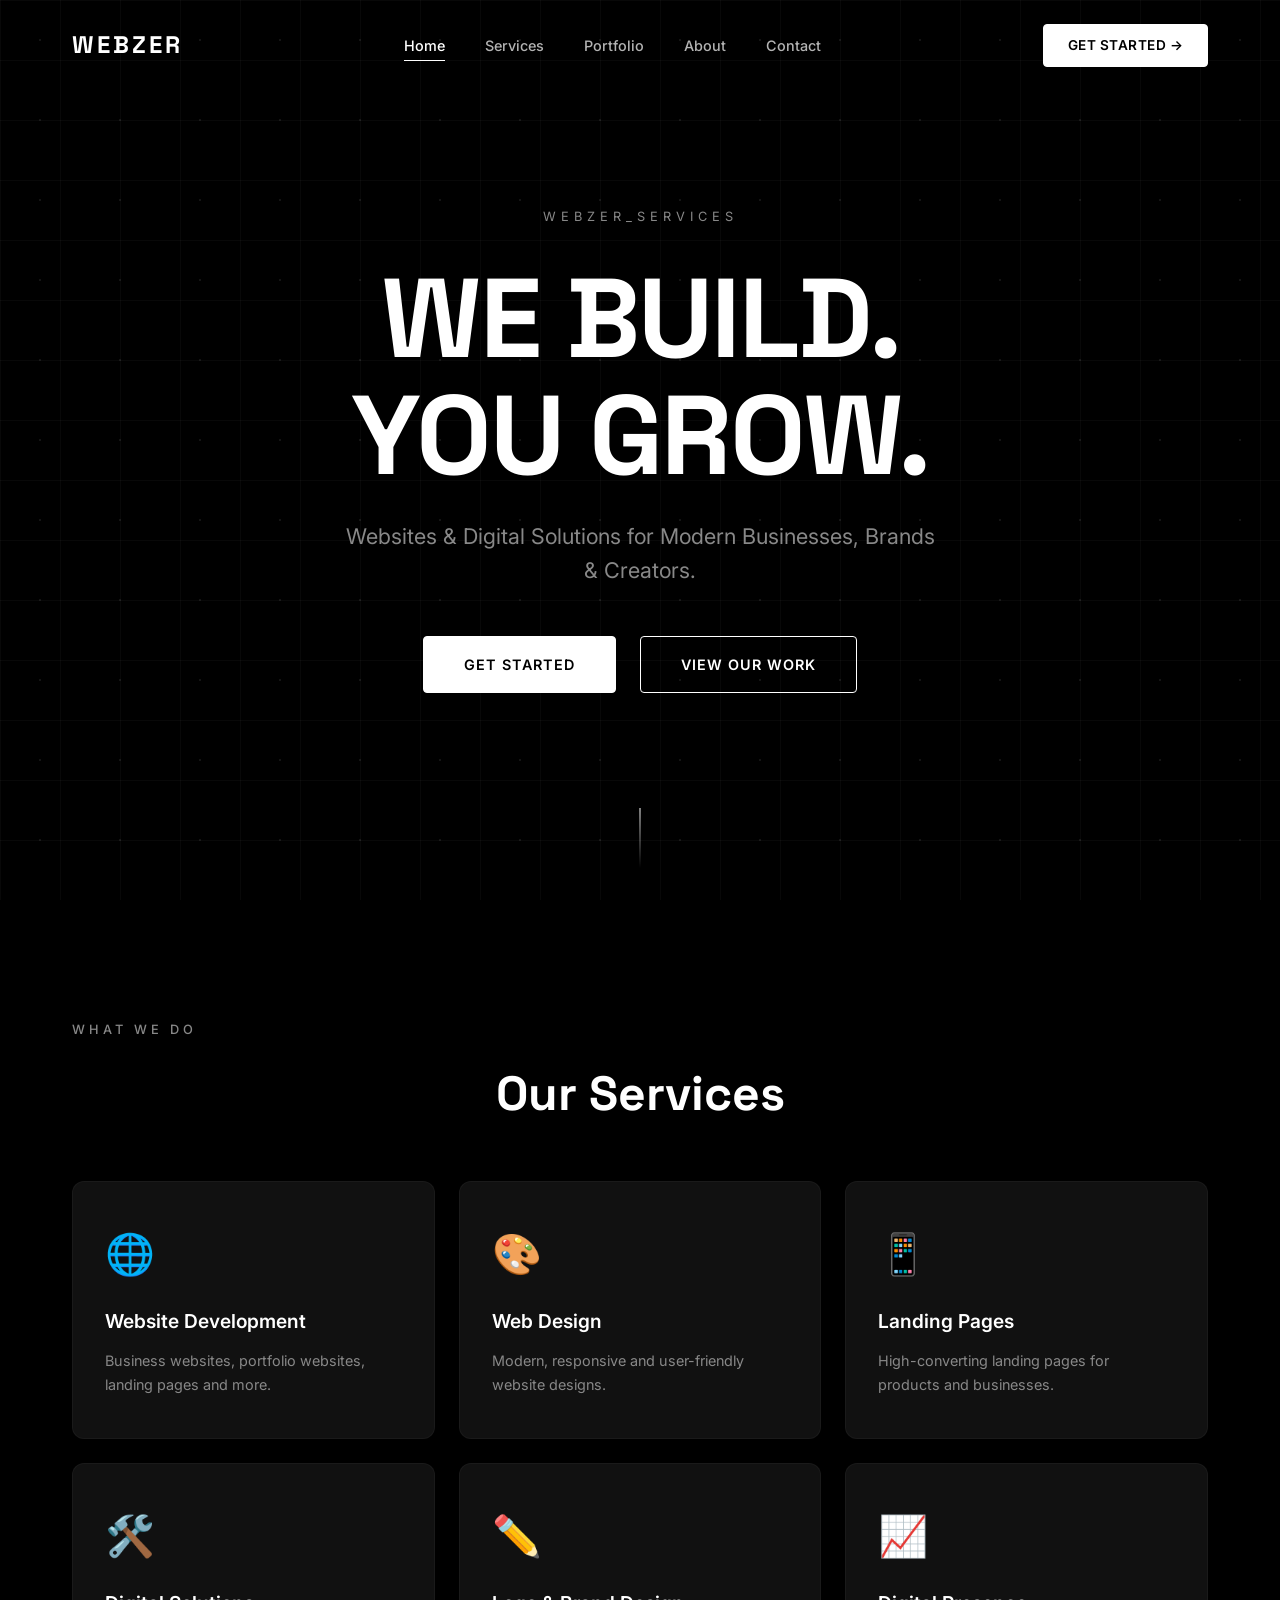
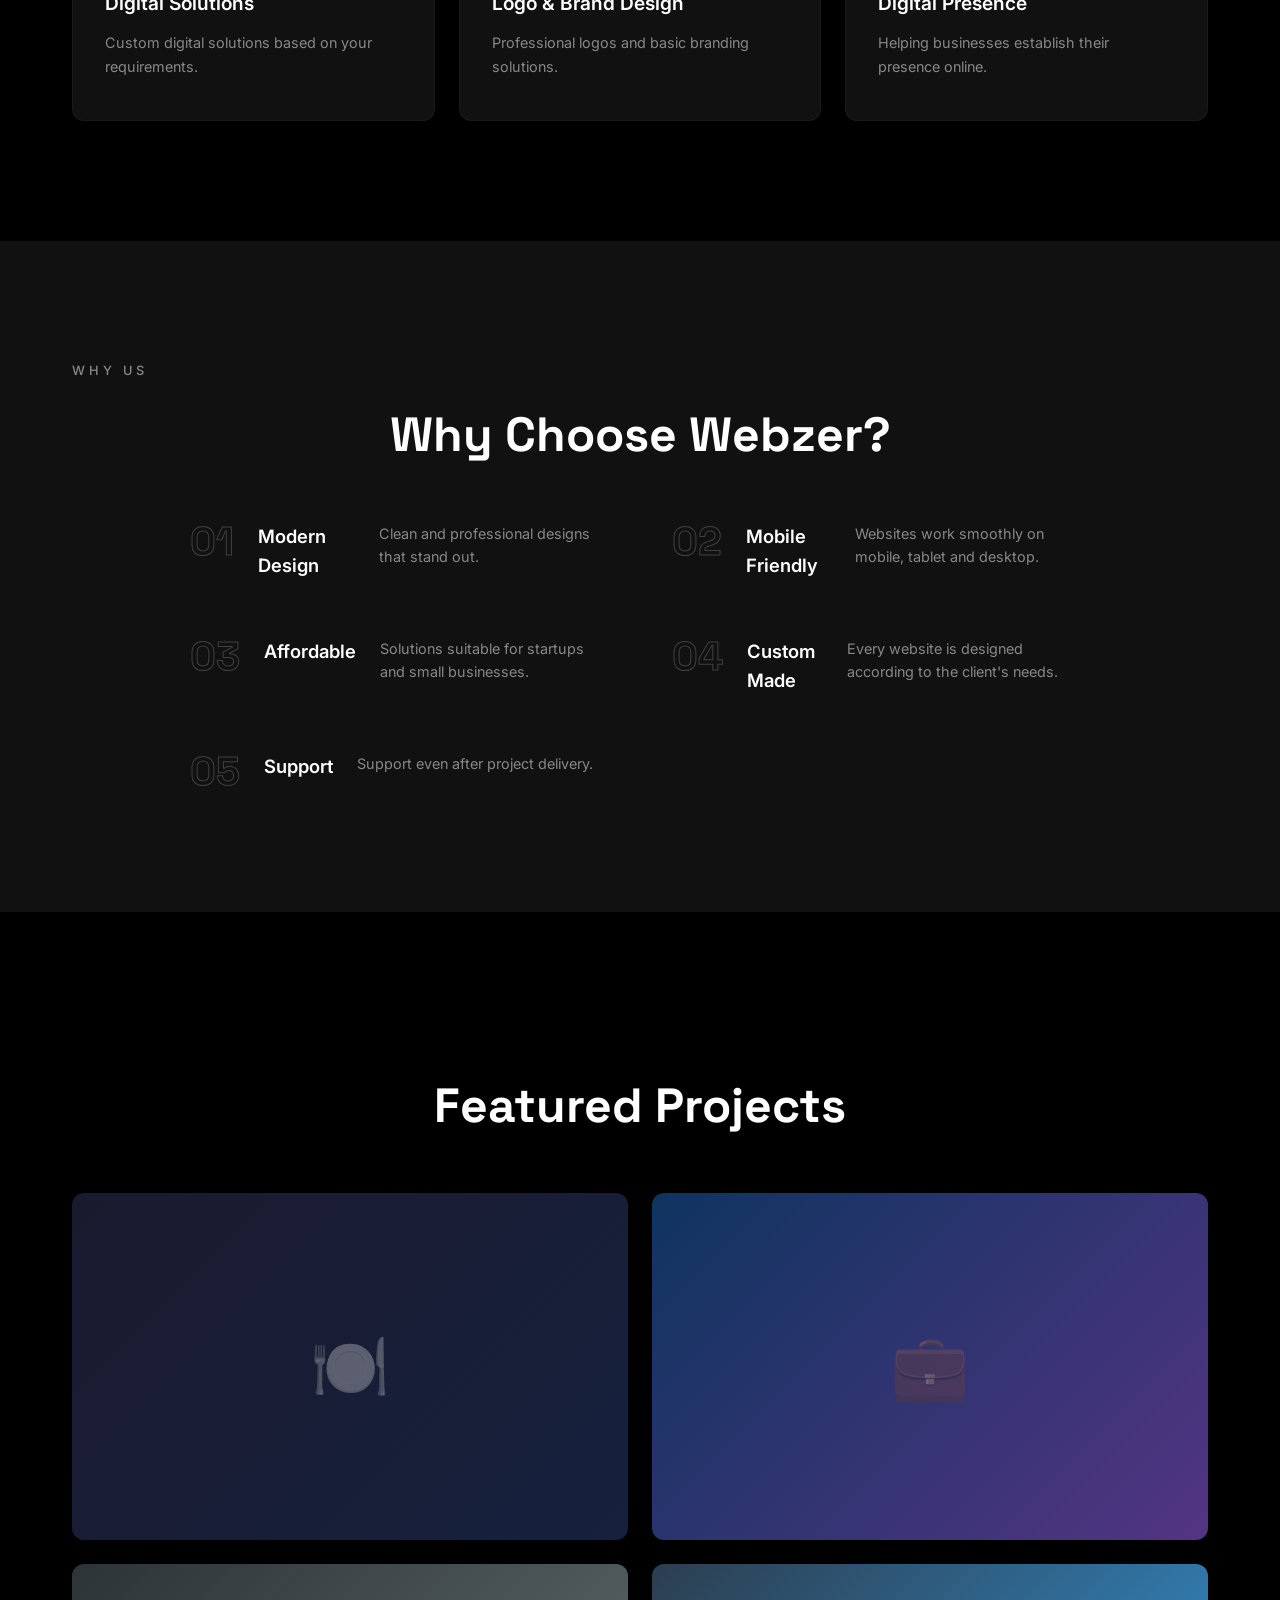
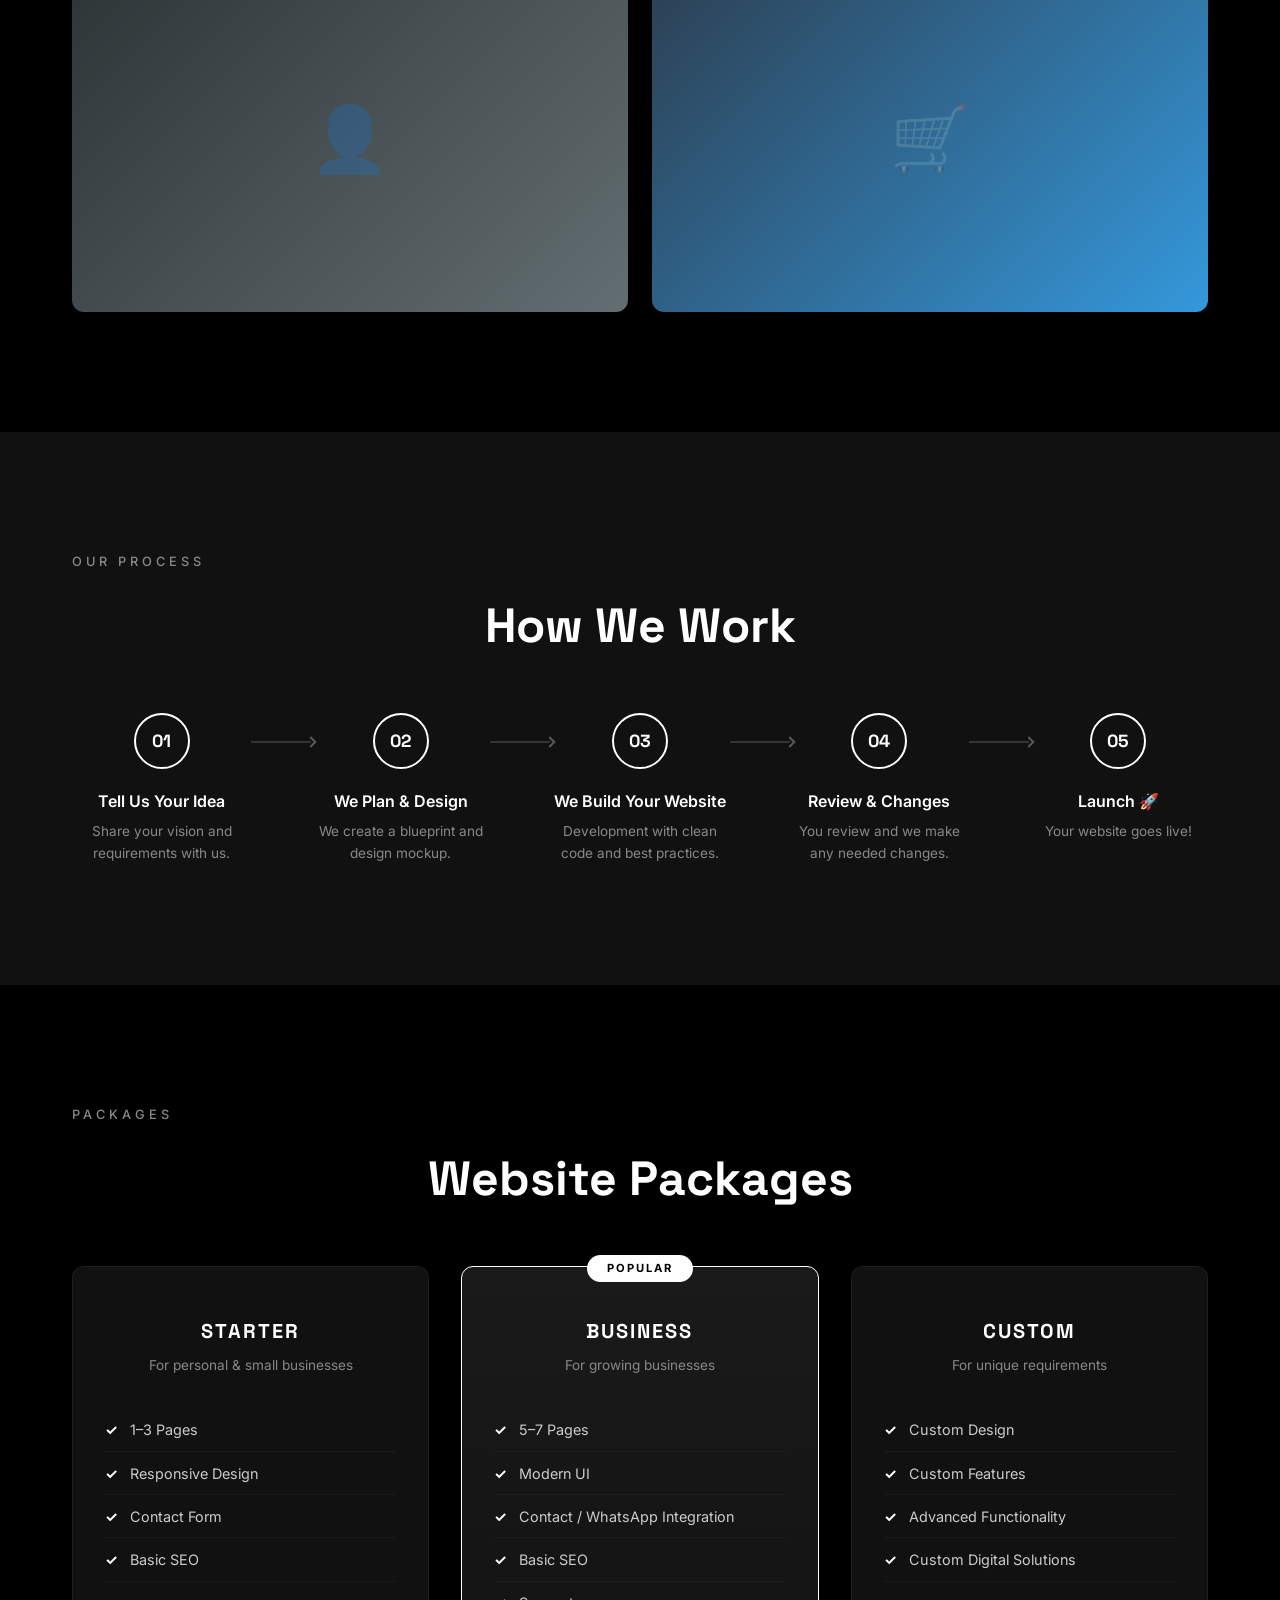
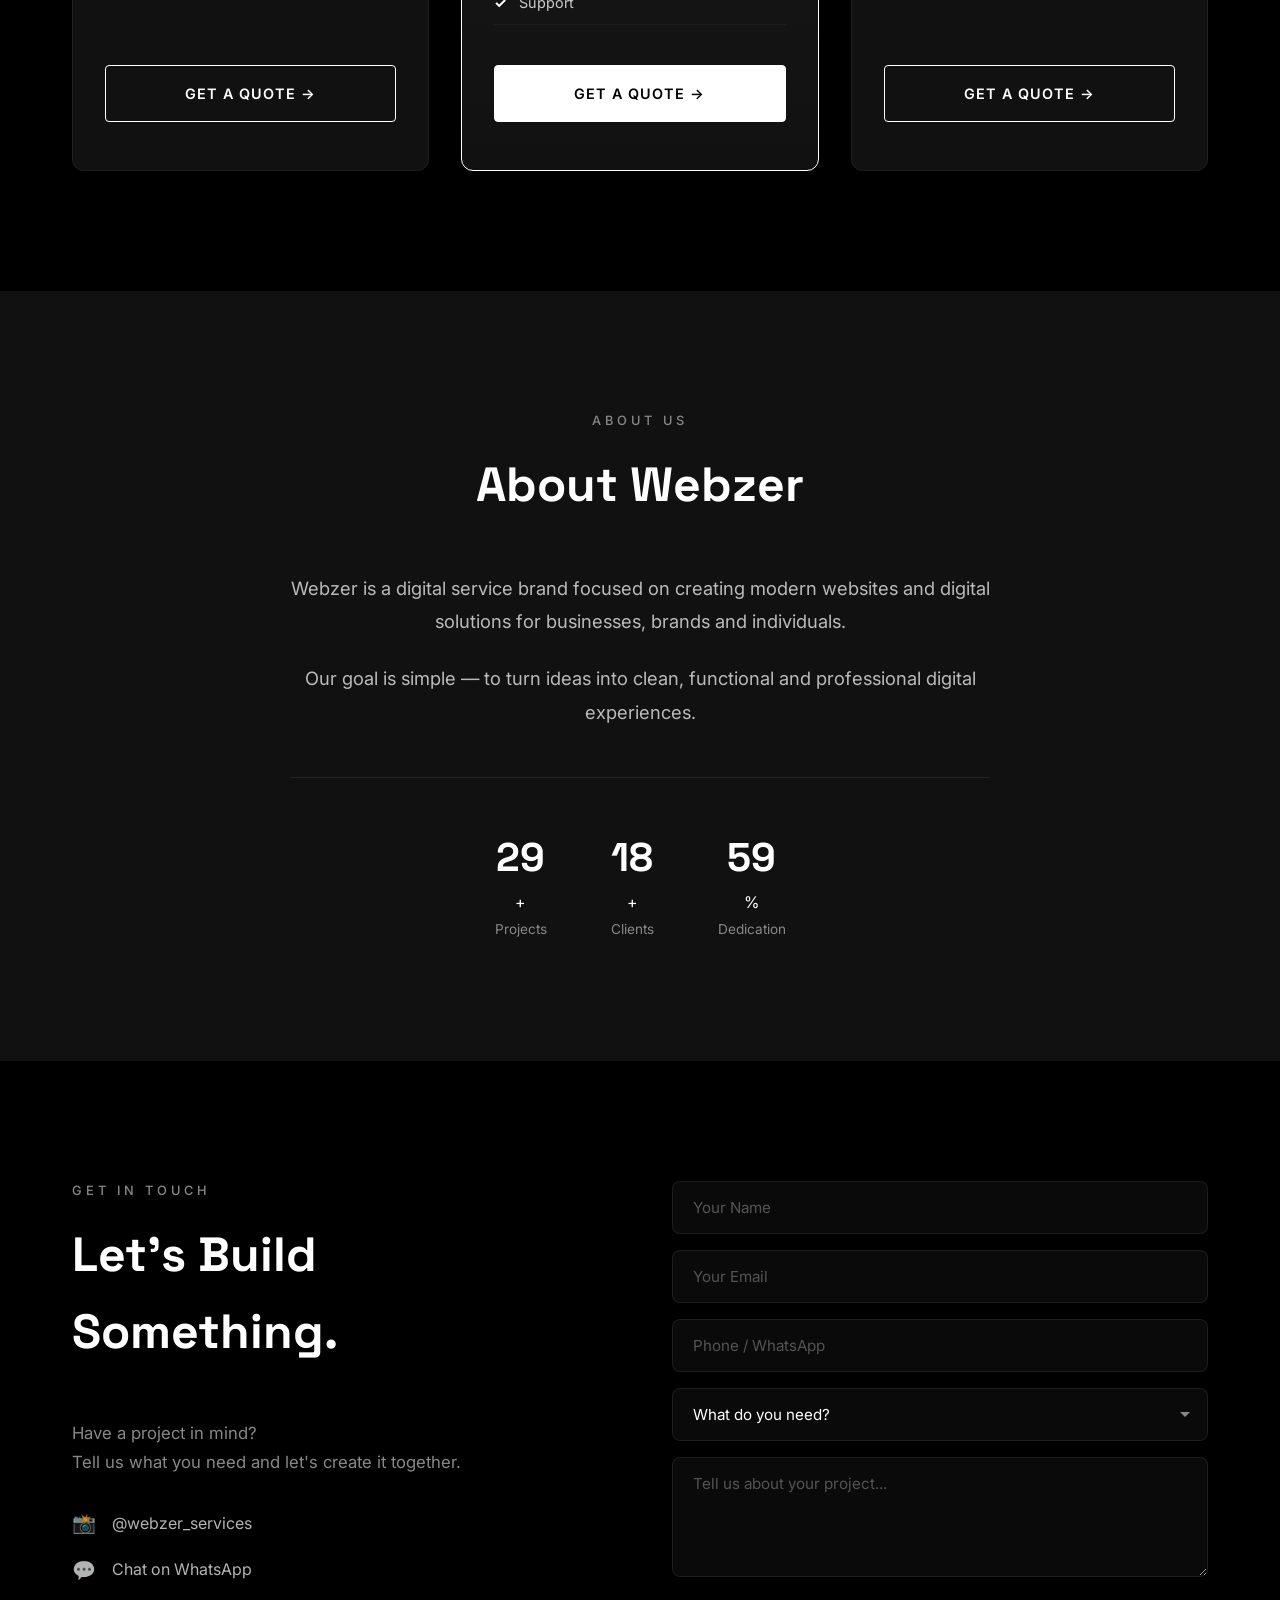
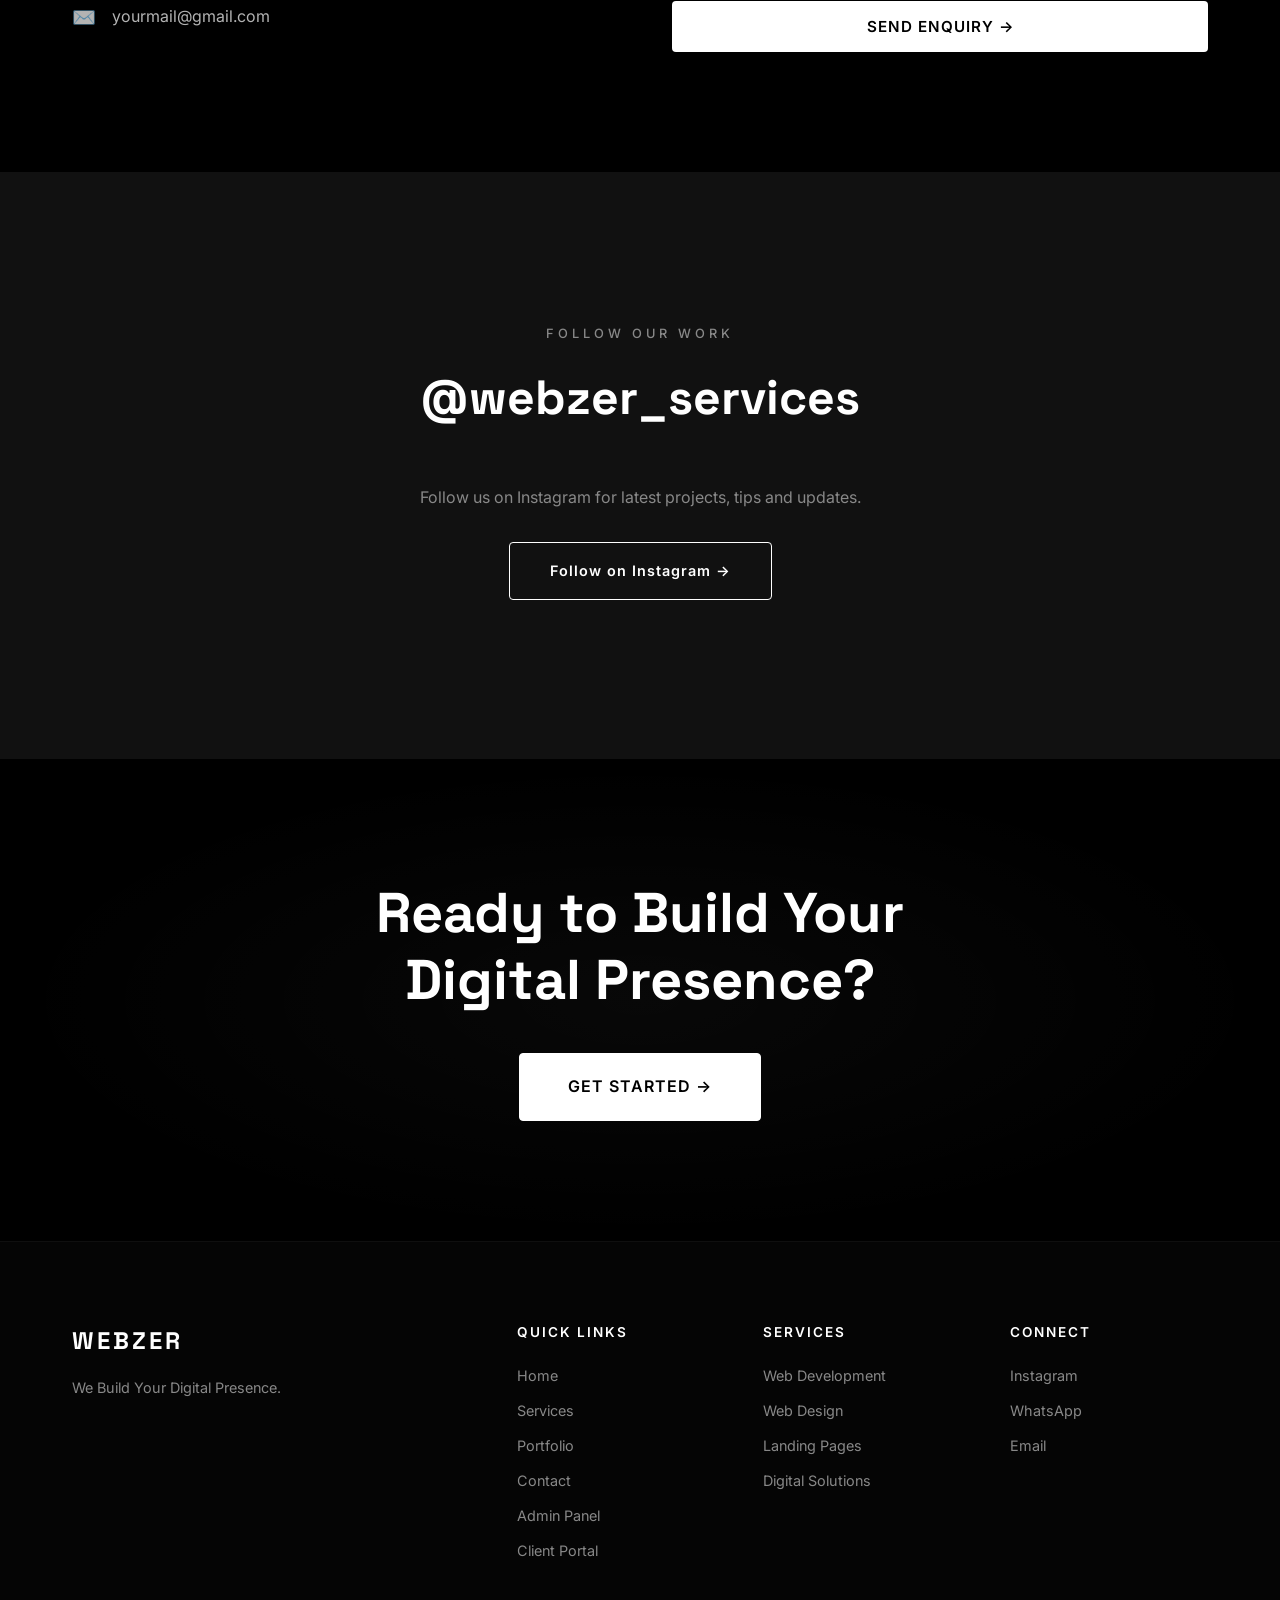
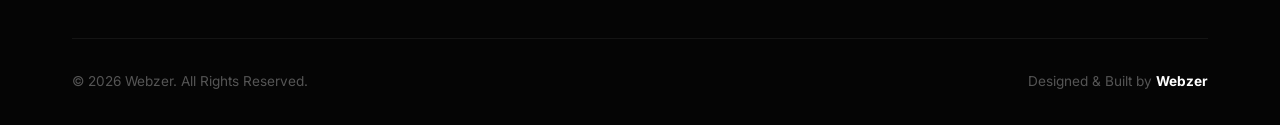
<file: index.html>
<!DOCTYPE html>
<html lang="en">
<head>
    <meta charset="UTF-8">
    <meta name="viewport" content="width=device-width, initial-scale=1.0">
    <meta name="description" content="Webzer Services — We build your digital presence. Modern websites and digital solutions for businesses, brands and creators.">
    <meta name="keywords" content="web development, web design, digital solutions, landing pages, branding, Webzer">
    <meta name="author" content="Webzer Services">
    <title>WEBZER — We Build Your Digital Presence</title>

    <!-- Fonts -->
    <link rel="preconnect" href="https://fonts.googleapis.com">
    <link rel="preconnect" href="https://fonts.gstatic.com" crossorigin>
    <link href="https://fonts.googleapis.com/css2?family=Inter:wght@300;400;500;600;700;800;900&family=Space+Grotesk:wght@400;500;600;700&display=swap" rel="stylesheet">

    <!-- Stylesheet -->
    <link rel="stylesheet" href="css/style.css">
</head>
<body>

    <!-- ========== PRELOADER ========== -->
    <div id="preloader">
        <div class="preloader-inner">
            <span class="preloader-text">WEBZER</span>
            <div class="preloader-bar"><div class="preloader-bar-fill"></div></div>
        </div>
    </div>

    <!-- ========== HEADER / NAV ========== -->
    <header id="header">
        <div class="container header-inner">
            <a href="#" class="logo">WEBZER</a>
            <nav class="nav-menu" id="navMenu">
                <a href="#home" class="nav-link active">Home</a>
                <a href="#services" class="nav-link">Services</a>
                <a href="#portfolio" class="nav-link">Portfolio</a>
                <a href="#about" class="nav-link">About</a>
                <a href="#contact" class="nav-link">Contact</a>
            </nav>
            <a href="#contact" class="btn-primary nav-cta">Get Started →</a>
            <button class="hamburger" id="hamburger" aria-label="Menu">
                <span></span>
                <span></span>
                <span></span>
            </button>
        </div>
    </header>

    <!-- ========== HERO ========== -->
    <section id="home" class="hero">
        <div class="hero-bg">
            <div class="grid-lines"></div>
            <div class="floating-dots"></div>
        </div>
        <div class="container hero-content">
            <p class="hero-tag fade-in">WEBZER_SERVICES</p>
            <h1 class="hero-heading">
                <span class="hero-line fade-in">WE BUILD.</span>
                <span class="hero-line fade-in">YOU GROW.</span>
            </h1>
            <p class="hero-sub fade-in">
                Websites &amp; Digital Solutions for Modern Businesses, Brands &amp; Creators.
            </p>
            <div class="hero-buttons fade-in">
                <a href="#contact" class="btn-primary">Get Started</a>
                <a href="#portfolio" class="btn-outline">View Our Work</a>
            </div>
        </div>
        <div class="scroll-indicator">
            <div class="scroll-line"></div>
        </div>
    </section>

    <!-- ========== SERVICES ========== -->
    <section id="services" class="section-padding">
        <div class="container">
            <p class="section-tag fade-in">WHAT WE DO</p>
            <h2 class="section-title fade-in">Our Services</h2>

            <div class="services-grid">
                <div class="service-card fade-in">
                    <div class="service-icon">🌐</div>
                    <h3>Website Development</h3>
                    <p>Business websites, portfolio websites, landing pages and more.</p>
                </div>
                <div class="service-card fade-in">
                    <div class="service-icon">🎨</div>
                    <h3>Web Design</h3>
                    <p>Modern, responsive and user-friendly website designs.</p>
                </div>
                <div class="service-card fade-in">
                    <div class="service-icon">📱</div>
                    <h3>Landing Pages</h3>
                    <p>High-converting landing pages for products and businesses.</p>
                </div>
                <div class="service-card fade-in">
                    <div class="service-icon">🛠️</div>
                    <h3>Digital Solutions</h3>
                    <p>Custom digital solutions based on your requirements.</p>
                </div>
                <div class="service-card fade-in">
                    <div class="service-icon">✏️</div>
                    <h3>Logo &amp; Brand Design</h3>
                    <p>Professional logos and basic branding solutions.</p>
                </div>
                <div class="service-card fade-in">
                    <div class="service-icon">📈</div>
                    <h3>Digital Presence</h3>
                    <p>Helping businesses establish their presence online.</p>
                </div>
            </div>
        </div>
    </section>

    <!-- ========== WHY WEBZER ========== -->
    <section id="why" class="section-padding section-dark">
        <div class="container">
            <p class="section-tag fade-in">WHY US</p>
            <h2 class="section-title fade-in">Why Choose Webzer?</h2>

            <div class="why-grid">
                <div class="why-item fade-in">
                    <span class="why-number">01</span>
                    <h3>Modern Design</h3>
                    <p>Clean and professional designs that stand out.</p>
                </div>
                <div class="why-item fade-in">
                    <span class="why-number">02</span>
                    <h3>Mobile Friendly</h3>
                    <p>Websites work smoothly on mobile, tablet and desktop.</p>
                </div>
                <div class="why-item fade-in">
                    <span class="why-number">03</span>
                    <h3>Affordable</h3>
                    <p>Solutions suitable for startups and small businesses.</p>
                </div>
                <div class="why-item fade-in">
                    <span class="why-number">04</span>
                    <h3>Custom Made</h3>
                    <p>Every website is designed according to the client's needs.</p>
                </div>
                <div class="why-item fade-in">
                    <span class="why-number">05</span>
                    <h3>Support</h3>
                    <p>Support even after project delivery.</p>
                </div>
            </div>
        </div>
    </section>

    <!-- ========== PORTFOLIO ========== -->
    <section id="portfolio" class="section-padding">
        <div class="container">
            <p class="section-tag fade-in">OUR WORK</p>
            <h2 class="section-title fade-in">Featured Projects</h2>

            <div class="portfolio-grid">
                <div class="portfolio-card fade-in">
                    <div class="portfolio-image" style="background: linear-gradient(135deg, #1a1a2e, #16213e);">
                        <div class="portfolio-placeholder">
                            <span>🍽️</span>
                        </div>
                    </div>
                    <div class="portfolio-overlay">
                        <h3>Restaurant Website</h3>
                        <span class="portfolio-link">View Project →</span>
                    </div>
                </div>
                <div class="portfolio-card fade-in">
                    <div class="portfolio-image" style="background: linear-gradient(135deg, #0f3460, #533483);">
                        <div class="portfolio-placeholder">
                            <span>💼</span>
                        </div>
                    </div>
                    <div class="portfolio-overlay">
                        <h3>Business Website</h3>
                        <span class="portfolio-link">View Project →</span>
                    </div>
                </div>
                <div class="portfolio-card fade-in">
                    <div class="portfolio-image" style="background: linear-gradient(135deg, #2d3436, #636e72);">
                        <div class="portfolio-placeholder">
                            <span>👤</span>
                        </div>
                    </div>
                    <div class="portfolio-overlay">
                        <h3>Portfolio Website</h3>
                        <span class="portfolio-link">View Project →</span>
                    </div>
                </div>
                <div class="portfolio-card fade-in">
                    <div class="portfolio-image" style="background: linear-gradient(135deg, #2c3e50, #3498db);">
                        <div class="portfolio-placeholder">
                            <span>🛒</span>
                        </div>
                    </div>
                    <div class="portfolio-overlay">
                        <h3>E-commerce Website</h3>
                        <span class="portfolio-link">View Project →</span>
                    </div>
                </div>
            </div>
        </div>
    </section>

    <!-- ========== HOW IT WORKS ========== -->
    <section id="process" class="section-padding section-dark">
        <div class="container">
            <p class="section-tag fade-in">OUR PROCESS</p>
            <h2 class="section-title fade-in">How We Work</h2>

            <div class="timeline">
                <div class="timeline-step fade-in">
                    <div class="step-number">01</div>
                    <div class="step-content">
                        <h3>Tell Us Your Idea</h3>
                        <p>Share your vision and requirements with us.</p>
                    </div>
                </div>
                <div class="timeline-connector fade-in"></div>
                <div class="timeline-step fade-in">
                    <div class="step-number">02</div>
                    <div class="step-content">
                        <h3>We Plan &amp; Design</h3>
                        <p>We create a blueprint and design mockup.</p>
                    </div>
                </div>
                <div class="timeline-connector fade-in"></div>
                <div class="timeline-step fade-in">
                    <div class="step-number">03</div>
                    <div class="step-content">
                        <h3>We Build Your Website</h3>
                        <p>Development with clean code and best practices.</p>
                    </div>
                </div>
                <div class="timeline-connector fade-in"></div>
                <div class="timeline-step fade-in">
                    <div class="step-number">04</div>
                    <div class="step-content">
                        <h3>Review &amp; Changes</h3>
                        <p>You review and we make any needed changes.</p>
                    </div>
                </div>
                <div class="timeline-connector fade-in"></div>
                <div class="timeline-step fade-in">
                    <div class="step-number">05</div>
                    <div class="step-content">
                        <h3>Launch 🚀</h3>
                        <p>Your website goes live!</p>
                    </div>
                </div>
            </div>
        </div>
    </section>

    <!-- ========== PRICING ========== -->
    <section id="pricing" class="section-padding">
        <div class="container">
            <p class="section-tag fade-in">PACKAGES</p>
            <h2 class="section-title fade-in">Website Packages</h2>

            <div class="pricing-grid">
                <!-- Starter -->
                <div class="pricing-card fade-in">
                    <div class="pricing-header">
                        <h3>STARTER</h3>
                        <p class="pricing-desc">For personal &amp; small businesses</p>
                    </div>
                    <ul class="pricing-features">
                        <li><span class="check">✓</span> 1–3 Pages</li>
                        <li><span class="check">✓</span> Responsive Design</li>
                        <li><span class="check">✓</span> Contact Form</li>
                        <li><span class="check">✓</span> Basic SEO</li>
                    </ul>
                    <a href="#contact" class="btn-outline pricing-btn">Get a Quote →</a>
                </div>

                <!-- Business (Featured) -->
                <div class="pricing-card pricing-featured fade-in">
                    <div class="pricing-badge">POPULAR</div>
                    <div class="pricing-header">
                        <h3>BUSINESS</h3>
                        <p class="pricing-desc">For growing businesses</p>
                    </div>
                    <ul class="pricing-features">
                        <li><span class="check">✓</span> 5–7 Pages</li>
                        <li><span class="check">✓</span> Modern UI</li>
                        <li><span class="check">✓</span> Contact / WhatsApp Integration</li>
                        <li><span class="check">✓</span> Basic SEO</li>
                        <li><span class="check">✓</span> Support</li>
                    </ul>
                    <a href="#contact" class="btn-primary pricing-btn">Get a Quote →</a>
                </div>

                <!-- Custom -->
                <div class="pricing-card fade-in">
                    <div class="pricing-header">
                        <h3>CUSTOM</h3>
                        <p class="pricing-desc">For unique requirements</p>
                    </div>
                    <ul class="pricing-features">
                        <li><span class="check">✓</span> Custom Design</li>
                        <li><span class="check">✓</span> Custom Features</li>
                        <li><span class="check">✓</span> Advanced Functionality</li>
                        <li><span class="check">✓</span> Custom Digital Solutions</li>
                    </ul>
                    <a href="#contact" class="btn-outline pricing-btn">Get a Quote →</a>
                </div>
            </div>
        </div>
    </section>

    <!-- ========== ABOUT ========== -->
    <section id="about" class="section-padding section-dark">
        <div class="container">
            <div class="about-content">
                <p class="section-tag fade-in">ABOUT US</p>
                <h2 class="section-title fade-in">About Webzer</h2>
                <p class="about-text fade-in">
                    Webzer is a digital service brand focused on creating modern websites and digital solutions 
                    for businesses, brands and individuals.
                </p>
                <p class="about-text fade-in">
                    Our goal is simple — to turn ideas into clean, functional and professional digital experiences.
                </p>
                <div class="about-stats fade-in">
                    <div class="stat">
                        <span class="stat-number" data-count="50">0</span>+
                        <span class="stat-label">Projects</span>
                    </div>
                    <div class="stat">
                        <span class="stat-number" data-count="30">0</span>+
                        <span class="stat-label">Clients</span>
                    </div>
                    <div class="stat">
                        <span class="stat-number" data-count="100">0</span>%
                        <span class="stat-label">Dedication</span>
                    </div>
                </div>
            </div>
        </div>
    </section>

    <!-- ========== CONTACT ========== -->
    <section id="contact" class="section-padding">
        <div class="container">
            <div class="contact-wrapper">
                <div class="contact-info fade-in">
                    <p class="section-tag">GET IN TOUCH</p>
                    <h2 class="section-title">Let's Build<br>Something.</h2>
                    <p class="contact-text">
                        Have a project in mind?<br>
                        Tell us what you need and let's create it together.
                    </p>
                    <div class="contact-details">
                        <a href="https://instagram.com/webzer_services" target="_blank" class="contact-link">
                            <span class="contact-icon">📸</span>
                            <span>@webzer_services</span>
                        </a>
                        <a href="https://wa.me/" target="_blank" class="contact-link">
                            <span class="contact-icon">💬</span>
                            <span>Chat on WhatsApp</span>
                        </a>
                        <a href="mailto:yourmail@gmail.com" class="contact-link">
                            <span class="contact-icon">✉️</span>
                            <span>yourmail@gmail.com</span>
                        </a>
                    </div>
                </div>

                <form id="contactForm" class="contact-form fade-in">
                    <div class="form-group">
                        <input type="text" name="name" placeholder="Your Name" required>
                    </div>
                    <div class="form-group">
                        <input type="email" name="email" placeholder="Your Email" required>
                    </div>
                    <div class="form-group">
                        <input type="tel" name="phone" placeholder="Phone / WhatsApp">
                    </div>
                    <div class="form-group">
                        <select name="service" required>
                            <option value="" disabled selected>What do you need?</option>
                            <option value="website">Website Development</option>
                            <option value="design">Web Design</option>
                            <option value="landing">Landing Page</option>
                            <option value="branding">Logo & Branding</option>
                            <option value="digital">Digital Solutions</option>
                            <option value="other">Other</option>
                        </select>
                    </div>
                    <div class="form-group">
                        <textarea name="message" rows="4" placeholder="Tell us about your project..." required></textarea>
                    </div>
                    <button type="submit" class="btn-primary form-btn">
                        <span>Send Enquiry →</span>
                    </button>
                </form>
            </div>
        </div>
    </section>

    <!-- ========== INSTAGRAM ========== -->
    <section id="instagram" class="section-padding section-dark">
        <div class="container text-center">
            <div class="instagram-section fade-in">
                <p class="section-tag">FOLLOW OUR WORK</p>
                <h2 class="section-title">@webzer_services</h2>
                <p class="instagram-text">Follow us on Instagram for latest projects, tips and updates.</p>
                <a href="https://instagram.com/webzer_services" target="_blank" class="btn-instagram">
                    Follow on Instagram →
                </a>
            </div>
        </div>
    </section>

    <!-- ========== CTA BANNER ========== -->
    <section class="cta-section">
        <div class="container text-center">
            <h2 class="cta-heading fade-in">Ready to Build Your<br>Digital Presence?</h2>
            <a href="#contact" class="btn-primary btn-lg fade-in">Get Started →</a>
        </div>
    </section>

    <!-- ========== FOOTER ========== -->
    <footer id="footer">
        <div class="container">
            <div class="footer-inner">
                <div class="footer-brand">
                    <span class="footer-logo">WEBZER</span>
                    <p class="footer-desc">We Build Your Digital Presence.</p>
                </div>
                <div class="footer-links">
                    <h4>Quick Links</h4>
                    <a href="#home">Home</a>
                    <a href="#services">Services</a>
                    <a href="#portfolio">Portfolio</a>
                    <a href="#contact">Contact</a>
                    <a href="admin.html">Admin Panel</a>
                    <a href="client.html">Client Portal</a>
                </div>
                <div class="footer-links">
                    <h4>Services</h4>
                    <a href="#services">Web Development</a>
                    <a href="#services">Web Design</a>
                    <a href="#services">Landing Pages</a>
                    <a href="#services">Digital Solutions</a>
                </div>
                <div class="footer-links">
                    <h4>Connect</h4>
                    <a href="https://instagram.com/webzer_services" target="_blank">Instagram</a>
                    <a href="https://wa.me/" target="_blank">WhatsApp</a>
                    <a href="mailto:yourmail@gmail.com">Email</a>
                </div>
            </div>
            <div class="footer-bottom">
                <p>&copy; 2026 Webzer. All Rights Reserved.</p>
                <p class="footer-credit">Designed &amp; Built by <strong>Webzer</strong></p>
            </div>
        </div>
    </footer>

    <!-- Scripts -->
    <script src="js/main.js"></script>
</body>
</html>
</file>
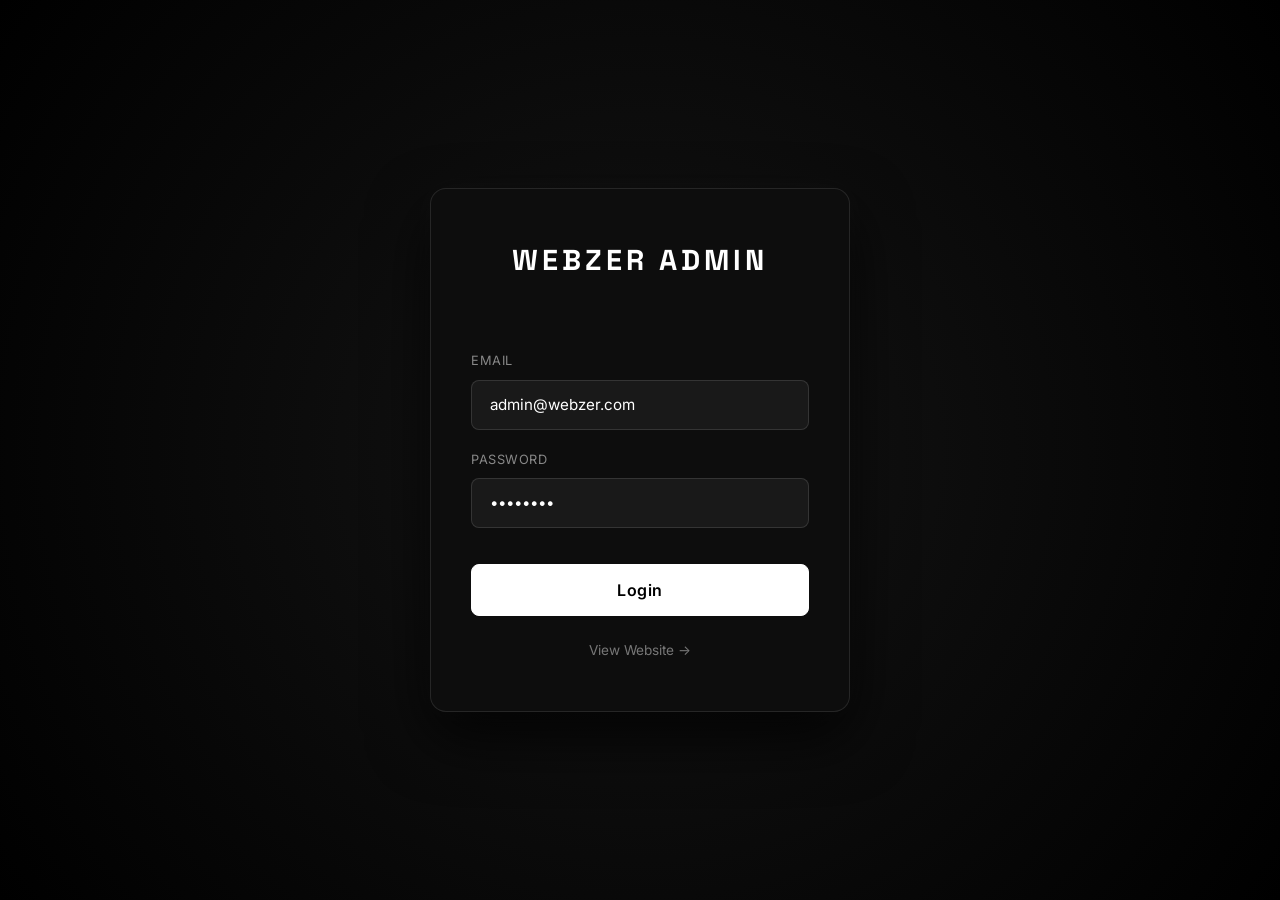
<file: admin.html>
<!DOCTYPE html>
<html lang="en">
<head>
    <meta charset="UTF-8">
    <meta name="viewport" content="width=device-width, initial-scale=1.0">
    <title>WEBZER - Admin Panel</title>
    <link rel="preconnect" href="https://fonts.googleapis.com">
    <link rel="preconnect" href="https://fonts.gstatic.com" crossorigin>
    <link href="https://fonts.googleapis.com/css2?family=Inter:wght@300;400;500;600&family=Space+Grotesk:wght@400;500;600;700&display=swap" rel="stylesheet">
    <link rel="stylesheet" href="css/admin.css">
</head>
<body>

    <!-- LOGIN SCREEN -->
    <div id="loginScreen" class="login-screen">
        <div class="login-card">
            <h2>WEBZER ADMIN</h2>
            <div id="loginError" class="error-msg"></div>
            <form id="loginForm">
                <div class="form-group">
                    <label>Email</label>
                    <input type="email" id="loginEmail" value="admin@webzer.com" required>
                </div>
                <div class="form-group">
                    <label>Password</label>
                    <input type="password" id="loginPassword" value="admin123" required>
                </div>
                <button type="submit" class="btn">Login</button>
            </form>
            <a href="index.html" class="back-link">View Website &rarr;</a>
        </div>
    </div>

    <!-- ADMIN DASHBOARD -->
    <div id="adminDashboard" class="admin-dashboard" style="display: none;">
        
        <!-- SIDEBAR -->
        <aside class="sidebar" id="sidebar">
            <div class="sidebar-header">
                <h2>WEBZER</h2>
            </div>
            <nav class="sidebar-nav">
                <ul id="navList">
                    <li class="active" data-target="page-dashboard">📊 Dashboard</li>
                    <li data-target="page-enquiries">📩 Enquiries</li>
                    <li data-target="page-projects">📁 Projects</li>
                    <li data-target="page-clients">👥 Clients</li>
                    <li data-target="page-settings">⚙️ Settings</li>
                </ul>
            </nav>
            <div class="sidebar-footer">
                <button id="logoutBtn" class="btn btn-outline">Logout</button>
                <p class="small-text">Admin Panel v1.0</p>
            </div>
        </aside>

        <!-- MAIN CONTENT -->
        <main class="main-content">
            <!-- TOP BAR -->
            <header class="top-bar">
                <div class="mobile-toggle" id="mobileToggle">☰</div>
                <h2 id="pageTitle">Dashboard</h2>
                <div class="top-bar-right">
                    <span>Welcome, Admin</span>
                    <span class="bell-icon">🔔</span>
                </div>
            </header>

            <div class="page-container">
                <!-- PAGE: DASHBOARD -->
                <div id="page-dashboard" class="page-section active">
                    <div class="stats-grid">
                        <div class="stat-card">
                            <h3>Total Enquiries</h3>
                            <p id="stat-enquiries">0</p>
                        </div>
                        <div class="stat-card">
                            <h3>Active Projects</h3>
                            <p id="stat-projects">0</p>
                        </div>
                        <div class="stat-card">
                            <h3>Total Clients</h3>
                            <p id="stat-clients">0</p>
                        </div>
                        <div class="stat-card">
                            <h3>Revenue This Month</h3>
                            <p id="stat-revenue">₹0</p>
                        </div>
                    </div>
                    
                    <div class="dashboard-tables">
                        <div class="recent-section">
                            <h3>Recent Enquiries</h3>
                            <div class="table-responsive">
                                <table class="data-table">
                                    <thead>
                                        <tr>
                                            <th>Name</th>
                                            <th>Service</th>
                                            <th>Status</th>
                                        </tr>
                                    </thead>
                                    <tbody id="recent-enquiries-body">
                                    </tbody>
                                </table>
                            </div>
                        </div>
                        <div class="recent-section">
                            <h3>Recent Projects</h3>
                            <ul class="recent-projects-list" id="recent-projects-list">
                            </ul>
                        </div>
                    </div>
                </div>

                <!-- PAGE: ENQUIRIES -->
                <div id="page-enquiries" class="page-section" style="display: none;">
                    <div class="page-header">
                        <h3>All Enquiries</h3>
                        <select id="enquiryFilter">
                            <option value="All">All</option>
                            <option value="New">New</option>
                            <option value="Read">Read</option>
                            <option value="Replied">Replied</option>
                        </select>
                    </div>
                    <div class="table-responsive">
                        <table class="data-table">
                            <thead>
                                <tr>
                                    <th>#</th>
                                    <th>Name</th>
                                    <th>Email</th>
                                    <th>Service</th>
                                    <th>Date</th>
                                    <th>Status</th>
                                    <th>Actions</th>
                                </tr>
                            </thead>
                            <tbody id="enquiries-body">
                            </tbody>
                        </table>
                    </div>
                </div>

                <!-- PAGE: PROJECTS -->
                <div id="page-projects" class="page-section" style="display: none;">
                    <div class="page-header">
                        <h3>All Projects</h3>
                        <button class="btn" id="addProjectBtn">Add New Project</button>
                    </div>
                    <div class="projects-grid" id="projects-grid">
                    </div>
                </div>

                <!-- PAGE: CLIENTS -->
                <div id="page-clients" class="page-section" style="display: none;">
                    <div class="page-header">
                        <h3>All Clients</h3>
                        <button class="btn" id="addClientBtn">Add Client</button>
                    </div>
                    <div class="table-responsive">
                        <table class="data-table">
                            <thead>
                                <tr>
                                    <th>#</th>
                                    <th>Name</th>
                                    <th>Email</th>
                                    <th>Phone</th>
                                    <th>Projects</th>
                                    <th>Joined</th>
                                    <th>Actions</th>
                                </tr>
                            </thead>
                            <tbody id="clients-body">
                            </tbody>
                        </table>
                    </div>
                </div>

                <!-- PAGE: SETTINGS -->
                <div id="page-settings" class="page-section" style="display: none;">
                    <div class="settings-grid">
                        <div class="settings-card">
                            <h3>Business Info</h3>
                            <form id="settingsBusinessForm">
                                <div class="form-group">
                                    <label>Company Name</label>
                                    <input type="text" id="setCompany" value="WEBZER_SERVICES">
                                </div>
                                <div class="form-group">
                                    <label>Email</label>
                                    <input type="email" id="setEmail" value="contact@webzer.com">
                                </div>
                                <div class="form-group">
                                    <label>Phone</label>
                                    <input type="text" id="setPhone" value="+91 9876543210">
                                </div>
                                <div class="form-group">
                                    <label>Address</label>
                                    <textarea id="setAddress">Mumbai, India</textarea>
                                </div>
                                <button type="submit" class="btn" style="margin-top:20px;">Save Settings</button>
                            </form>
                        </div>
                        <div class="settings-card">
                            <h3>Social Links & Security</h3>
                            <form id="settingsSocialForm">
                                <div class="form-group">
                                    <label>Instagram</label>
                                    <input type="text" id="setInsta" value="@webzer_services">
                                </div>
                                <div class="form-group">
                                    <label>WhatsApp</label>
                                    <input type="text" id="setWa" value="+919876543210">
                                </div>
                                <h3 style="margin-top:20px; margin-bottom:10px;">Change Password</h3>
                                <div class="form-group">
                                    <label>New Password</label>
                                    <input type="password" id="setNewPwd">
                                </div>
                                <button type="submit" class="btn" style="margin-top:20px;">Save Security Info</button>
                            </form>
                        </div>
                        <div class="settings-card" style="grid-column: 1 / -1; border-color: rgba(231,76,60,0.25);">
                            <h3 style="color:#ff5252;">Data Management</h3>
                            <p style="color:#888888; font-size:0.9rem; margin-bottom:1.25rem;">Clear all enquiries, active projects, and client records to start with a fresh blank state.</p>
                            <button type="button" class="btn" id="clearAllDataBtn" style="background: rgba(231,76,60,0.15); color: #ff5252; border-color: #ff5252;">
                                🗑 Delete All Enquiries, Projects &amp; Clients
                            </button>
                        </div>
                    </div>
                </div>
            </div>
        </main>
    </div>

    <!-- MODALS -->
    <!-- Enquiry Modal -->
    <div id="enquiryModal" class="modal">
        <div class="modal-content">
            <span class="close-modal">&times;</span>
            <h3>Enquiry Details</h3>
            <div id="enquiryDetailsContent"></div>
            <div class="modal-actions" style="margin-top:20px;">
                <button class="btn" id="markReadBtn">Mark as Read</button>
                <button class="btn btn-outline" id="markRepliedBtn">Mark as Replied</button>
            </div>
        </div>
    </div>

    <!-- Project Modal -->
    <div id="projectModal" class="modal">
        <div class="modal-content">
            <span class="close-modal">&times;</span>
            <h3 id="projectModalTitle">Add New Project</h3>
            <form id="projectForm">
                <input type="hidden" id="projId">
                <div class="form-group">
                    <label>Project Name</label>
                    <input type="text" id="projName" required>
                </div>
                <div class="form-group">
                    <label>Client Name</label>
                    <input type="text" id="projClient" required>
                </div>
                <div class="form-group">
                    <label>Status</label>
                    <select id="projStatus">
                        <option value="In Progress">In Progress</option>
                        <option value="Completed">Completed</option>
                        <option value="On Hold">On Hold</option>
                    </select>
                </div>
                <div class="form-group">
                    <label>Progress (%)</label>
                    <div style="display:flex; align-items:center; gap:10px;">
                        <input type="range" id="projProgress" min="0" max="100" value="0" style="flex:1;">
                        <span id="projProgressVal">0%</span>
                    </div>
                </div>
                <div class="form-group">
                    <label>Start Date</label>
                    <input type="date" id="projStart" required>
                </div>
                <div class="form-group">
                    <label>Description</label>
                    <textarea id="projDesc" rows="3"></textarea>
                </div>
                <div class="modal-actions">
                    <button type="submit" class="btn">Save</button>
                    <button type="button" class="btn btn-outline close-modal-btn">Cancel</button>
                </div>
            </form>
        </div>
    </div>

    <!-- Client Modal -->
    <div id="clientModal" class="modal">
        <div class="modal-content">
            <span class="close-modal">&times;</span>
            <h3 id="clientModalTitle">Add Client</h3>
            <form id="clientForm">
                <input type="hidden" id="clientId">
                <div class="form-group">
                    <label>Name</label>
                    <input type="text" id="clientName" required>
                </div>
                <div class="form-group">
                    <label>Email</label>
                    <input type="email" id="clientEmail" required>
                </div>
                <div class="form-group">
                    <label>Phone</label>
                    <input type="text" id="clientPhone">
                </div>
                <div class="modal-actions">
                    <button type="submit" class="btn">Save</button>
                    <button type="button" class="btn btn-outline close-modal-btn">Cancel</button>
                </div>
            </form>
        </div>
    </div>

    <script src="js/admin.js"></script>
</body>
</html>
</file>
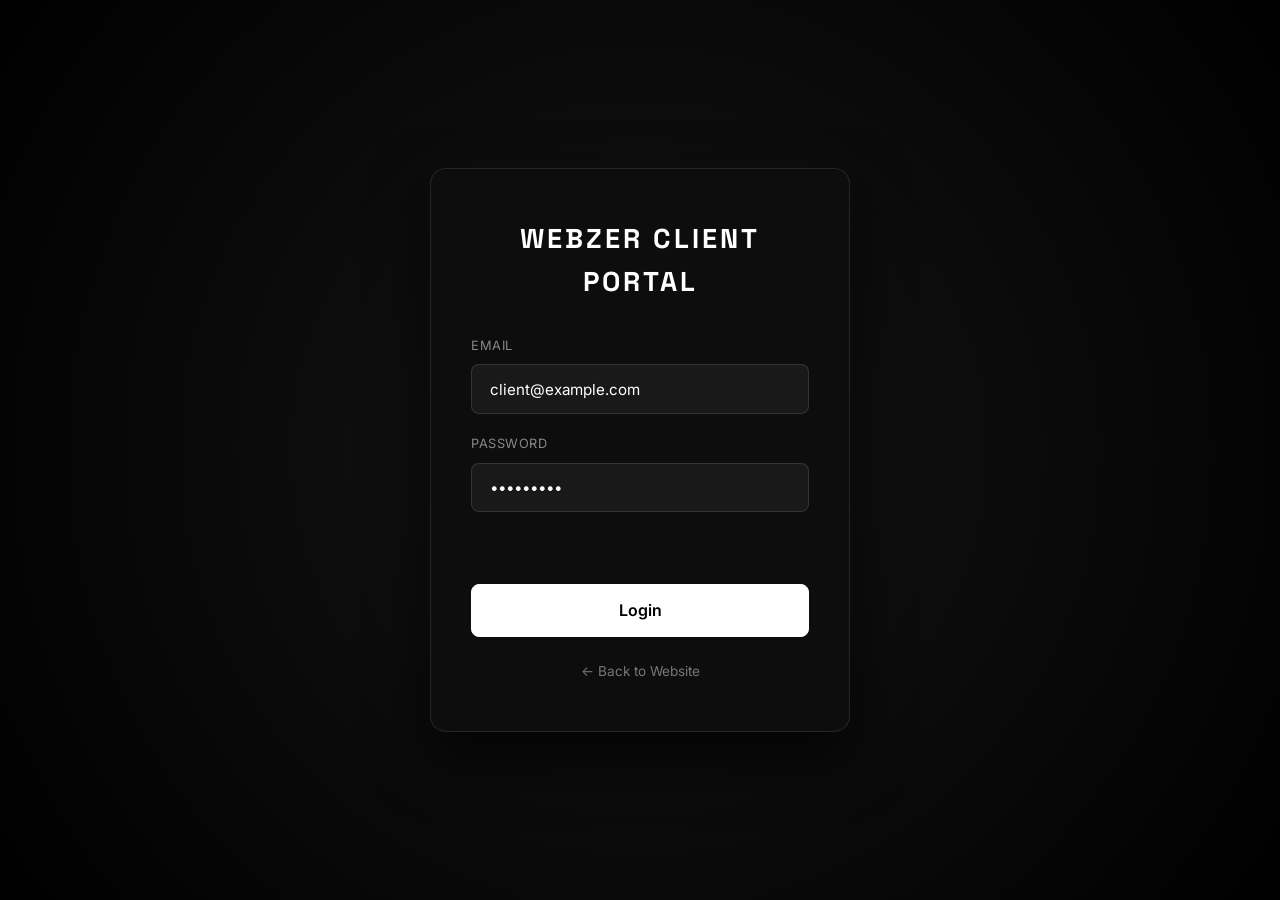
<file: client.html>
<!DOCTYPE html>
<html lang="en">
<head>
    <meta charset="UTF-8">
    <meta name="viewport" content="width=device-width, initial-scale=1.0">
    <title>Webzer Client Portal</title>
    <link rel="preconnect" href="https://fonts.googleapis.com">
    <link rel="preconnect" href="https://fonts.gstatic.com" crossorigin>
    <link href="https://fonts.googleapis.com/css2?family=Inter:wght@300;400;500;600&family=Space+Grotesk:wght@400;500;600;700&display=swap" rel="stylesheet">
    <link rel="stylesheet" href="css/client.css">
</head>
<body>
    <!-- Login Screen -->
    <div id="loginScreen" class="login-screen">
        <div class="login-card">
            <h2>WEBZER CLIENT PORTAL</h2>
            <form id="loginForm">
                <div class="form-group">
                    <label for="email">Email</label>
                    <input type="email" id="email" value="client@example.com" required>
                </div>
                <div class="form-group">
                    <label for="password">Password</label>
                    <input type="password" id="password" value="client123" required>
                </div>
                <div id="loginError" class="error-message"></div>
                <button type="submit" class="btn btn-primary">Login</button>
            </form>
            <div class="back-link">
                <a href="index.html">← Back to Website</a>
            </div>
        </div>
    </div>

    <!-- Client Dashboard -->
    <div id="clientDashboard" class="dashboard-layout" style="display: none;">
        <!-- Left Sidebar -->
        <aside class="sidebar" id="sidebar">
            <div class="sidebar-header">
                <h1 class="logo">WEBZER</h1>
                <div class="client-info-mini">
                    <span id="sidebarClientName">Rahul Kumar</span>
                    <span id="sidebarClientEmail">rahul@example.com</span>
                </div>
            </div>
            
            <nav class="sidebar-nav">
                <a href="#" class="nav-item active" data-target="page-dashboard">
                    <span class="icon">🏠</span> Dashboard
                </a>
                <a href="#" class="nav-item" data-target="page-projects">
                    <span class="icon">📁</span> My Projects
                </a>
                <a href="#" class="nav-item" data-target="page-messages">
                    <span class="icon">💬</span> Messages
                </a>
                <a href="#" class="nav-item" data-target="page-invoices">
                    <span class="icon">📄</span> Invoices
                </a>
                <a href="#" class="nav-item" data-target="page-profile">
                    <span class="icon">👤</span> Profile
                </a>
            </nav>
            
            <div class="sidebar-footer">
                <button id="logoutBtn" class="btn btn-outline">Logout</button>
            </div>
        </aside>

        <!-- Main Content Area -->
        <main class="main-content">
            <!-- Top Bar -->
            <header class="topbar">
                <button id="mobileMenuBtn" class="mobile-menu-btn">☰</button>
                <h2 id="pageTitle">Dashboard</h2>
                <div class="user-menu">
                    <span class="user-name" id="topbarClientName">Rahul Kumar</span>
                    <div class="avatar-circle" id="topbarAvatar">RK</div>
                </div>
            </header>

            <!-- Dashboard Page -->
            <section id="page-dashboard" class="page-section active">
                <div class="welcome-section">
                    <h2 id="welcomeMessage">Welcome back, Rahul Kumar!</h2>
                </div>

                <div class="stats-grid">
                    <div class="stat-card">
                        <h3>Active Projects</h3>
                        <p class="stat-value" id="statActiveProjects">1</p>
                    </div>
                    <div class="stat-card">
                        <h3>Pending Invoices</h3>
                        <p class="stat-value" id="statPendingInvoices">1</p>
                    </div>
                    <div class="stat-card">
                        <h3>Messages</h3>
                        <p class="stat-value" id="statMessages">4</p>
                    </div>
                </div>

                <div class="current-project-status">
                    <h3>Current Project Status</h3>
                    <div class="project-status-card" id="dashboardCurrentProject">
                        <!-- Populated by JS -->
                    </div>
                </div>

                <div class="recent-messages">
                    <h3>Recent Messages</h3>
                    <div class="messages-preview-list" id="dashboardMessagesPreview">
                        <!-- Populated by JS -->
                    </div>
                </div>
            </section>

            <!-- My Projects Page -->
            <section id="page-projects" class="page-section" style="display: none;">
                <div class="projects-list" id="projectsList">
                    <!-- Populated by JS -->
                </div>
            </section>

            <!-- Messages Page -->
            <section id="page-messages" class="page-section" style="display: none;">
                <div class="chat-interface">
                    <div class="chat-sidebar">
                        <div class="contact-list">
                            <div class="contact-item active">
                                <div class="avatar-circle">W</div>
                                <div class="contact-info">
                                    <span class="contact-name">Webzer Support</span>
                                </div>
                            </div>
                        </div>
                    </div>
                    <div class="chat-main">
                        <div class="chat-messages" id="chatMessages">
                            <!-- Populated by JS -->
                        </div>
                        <div class="chat-input-area">
                            <form id="messageForm">
                                <input type="text" id="messageInput" placeholder="Type a message..." required>
                                <button type="submit" class="btn btn-primary">Send</button>
                            </form>
                        </div>
                    </div>
                </div>
            </section>

            <!-- Invoices Page -->
            <section id="page-invoices" class="page-section" style="display: none;">
                <div class="invoices-table-container">
                    <table class="invoices-table">
                        <thead>
                            <tr>
                                <th>Invoice #</th>
                                <th>Project</th>
                                <th>Amount (₹)</th>
                                <th>Date</th>
                                <th>Status</th>
                                <th>Action</th>
                            </tr>
                        </thead>
                        <tbody id="invoicesList">
                            <!-- Populated by JS -->
                        </tbody>
                    </table>
                </div>
            </section>

            <!-- Profile Page -->
            <section id="page-profile" class="page-section" style="display: none;">
                <div class="profile-container">
                    <div class="profile-header">
                        <div class="avatar-circle large" id="profileAvatar">RK</div>
                    </div>
                    <form id="profileForm" class="profile-form">
                        <div class="form-group">
                            <label for="profileName">Name</label>
                            <input type="text" id="profileName" required>
                        </div>
                        <div class="form-group">
                            <label for="profileEmail">Email</label>
                            <input type="email" id="profileEmail" required>
                        </div>
                        <div class="form-group">
                            <label for="profilePhone">Phone</label>
                            <input type="tel" id="profilePhone">
                        </div>
                        <div class="form-group">
                            <label for="profileCompany">Company Name</label>
                            <input type="text" id="profileCompany">
                        </div>
                        
                        <h3 class="section-title">Change Password</h3>
                        <div class="form-group">
                            <label for="profileNewPassword">New Password (leave blank to keep current)</label>
                            <input type="password" id="profileNewPassword">
                        </div>
                        
                        <button type="submit" class="btn btn-primary">Save Changes</button>
                    </form>
                </div>
            </section>
        </main>
    </div>

    <!-- Modals -->
    <!-- Project Detail Modal -->
    <div id="projectModal" class="modal">
        <div class="modal-content">
            <span class="close-modal">&times;</span>
            <div id="projectModalContent">
                <!-- Populated by JS -->
            </div>
        </div>
    </div>

    <!-- Invoice Detail Modal -->
    <div id="invoiceModal" class="modal">
        <div class="modal-content">
            <span class="close-modal">&times;</span>
            <div id="invoiceModalContent">
                <!-- Populated by JS -->
            </div>
        </div>
    </div>

    <script src="js/client.js"></script>
</body>
</html>
</file>
<file: css/style.css>
/* ==========================================================================
   WEBZER_SERVICES — Premium Digital Agency Website
   Color Palette: Black #000 | White #FFF | Dark Gray #111 | Light Gray #F5F5F5
   Typography: Inter + Space Grotesk
   ========================================================================== */

/* ── CSS Custom Properties ── */
:root {
  --black: #000000;
  --white: #FFFFFF;
  --dark-gray: #111111;
  --light-gray: #F5F5F5;
  --mid-gray: #888888;
  --font-primary: 'Inter', -apple-system, BlinkMacSystemFont, 'Segoe UI', Roboto, sans-serif;
  --font-display: 'Space Grotesk', 'Inter', sans-serif;
  --transition-fast: 0.25s ease;
  --transition-normal: 0.4s ease;
  --transition-slow: 0.6s cubic-bezier(0.16, 1, 0.3, 1);
}

/* ── Global Reset ── */
*, *::before, *::after {
  box-sizing: border-box;
  margin: 0;
  padding: 0;
}

html {
  scroll-behavior: smooth;
  font-size: 16px;
}

body {
  background-color: var(--black);
  color: var(--white);
  font-family: var(--font-primary);
  line-height: 1.6;
  overflow-x: hidden;
  -webkit-font-smoothing: antialiased;
  -moz-osx-font-smoothing: grayscale;
}

a {
  color: inherit;
  text-decoration: none;
  transition: opacity var(--transition-fast);
}

ul, ol {
  list-style: none;
}

img {
  max-width: 100%;
  display: block;
}

/* ── Utility Classes ── */
.container {
  max-width: 1200px;
  margin: 0 auto;
  padding: 0 2rem;
}

.section-padding {
  padding: 120px 0;
}

.section-dark {
  background-color: var(--dark-gray);
}

.text-center {
  text-align: center;
}

.section-tag {
  font-size: 0.8rem;
  letter-spacing: 4px;
  text-transform: uppercase;
  color: var(--mid-gray);
  margin-bottom: 1rem;
  font-weight: 500;
}

.section-title {
  font-family: var(--font-display);
  font-size: clamp(2rem, 4vw, 3rem);
  font-weight: 700;
  margin-bottom: 3rem;
  text-align: center;
}

/* ── Buttons ── */
.btn-primary,
.btn-outline {
  display: inline-block;
  padding: 1rem 2.5rem;
  font-family: var(--font-primary);
  font-size: 0.9rem;
  font-weight: 600;
  letter-spacing: 1px;
  border-radius: 4px;
  cursor: pointer;
  transition: all var(--transition-fast);
  text-transform: uppercase;
  border: 1px solid var(--white);
}

.btn-primary {
  background-color: var(--white);
  color: var(--black);
}

.btn-primary:hover {
  background-color: transparent;
  color: var(--white);
}

.btn-outline {
  background-color: transparent;
  color: var(--white);
}

.btn-outline:hover {
  background-color: var(--white);
  color: var(--black);
}

.btn-lg {
  padding: 1.25rem 3rem;
  font-size: 1rem;
}

/* ==========================================================================
   PRELOADER
   ========================================================================== */
#preloader {
  position: fixed;
  inset: 0;
  z-index: 9999;
  background: var(--black);
  display: flex;
  align-items: center;
  justify-content: center;
  transition: opacity 0.5s ease, visibility 0.5s ease;
}

#preloader.loaded {
  opacity: 0;
  visibility: hidden;
  pointer-events: none;
}

.preloader-inner {
  text-align: center;
}

.preloader-text {
  font-family: var(--font-display);
  font-size: 2rem;
  font-weight: 800;
  letter-spacing: 6px;
  display: block;
  margin-bottom: 1.5rem;
  animation: preloaderPulse 1.5s ease-in-out infinite;
}

.preloader-bar {
  width: 120px;
  height: 2px;
  background: rgba(255, 255, 255, 0.1);
  margin: 0 auto;
  border-radius: 2px;
  overflow: hidden;
}

.preloader-bar-fill {
  width: 0%;
  height: 100%;
  background: var(--white);
  animation: preloaderFill 1.5s ease-out forwards;
}

@keyframes preloaderPulse {
  0%, 100% { opacity: 1; }
  50% { opacity: 0.4; }
}

@keyframes preloaderFill {
  to { width: 100%; }
}

/* ==========================================================================
   HEADER / NAVIGATION
   ========================================================================== */
#header {
  position: fixed;
  top: 0;
  left: 0;
  width: 100%;
  z-index: 1000;
  padding: 1.5rem 0;
  transition: all var(--transition-normal);
}

#header.scrolled {
  padding: 0.75rem 0;
  background: rgba(0, 0, 0, 0.85);
  backdrop-filter: blur(20px);
  -webkit-backdrop-filter: blur(20px);
  border-bottom: 1px solid rgba(255, 255, 255, 0.06);
}

.header-inner {
  display: flex;
  align-items: center;
  justify-content: space-between;
}

.logo {
  font-family: var(--font-display);
  font-size: 1.5rem;
  font-weight: 800;
  letter-spacing: 3px;
  z-index: 1001;
}

.nav-menu {
  display: flex;
  align-items: center;
  gap: 2.5rem;
}

.nav-link {
  font-size: 0.9rem;
  font-weight: 500;
  opacity: 0.7;
  position: relative;
  transition: opacity var(--transition-fast);
}

.nav-link:hover,
.nav-link.active {
  opacity: 1;
}

.nav-link::after {
  content: '';
  position: absolute;
  bottom: -4px;
  left: 0;
  width: 0;
  height: 1px;
  background: var(--white);
  transition: width var(--transition-fast);
}

.nav-link:hover::after,
.nav-link.active::after {
  width: 100%;
}

.nav-cta {
  padding: 0.6rem 1.5rem;
  font-size: 0.85rem;
  letter-spacing: 0.5px;
}

/* Hamburger */
.hamburger {
  display: none;
  cursor: pointer;
  background: none;
  border: none;
  width: 30px;
  height: 24px;
  position: relative;
  z-index: 1001;
}

.hamburger span {
  display: block;
  width: 100%;
  height: 2px;
  background: var(--white);
  position: absolute;
  left: 0;
  transition: all var(--transition-fast);
}

.hamburger span:nth-child(1) { top: 0; }
.hamburger span:nth-child(2) { top: 50%; transform: translateY(-50%); }
.hamburger span:nth-child(3) { bottom: 0; }

.hamburger.active span:nth-child(1) {
  top: 50%;
  transform: translateY(-50%) rotate(45deg);
}

.hamburger.active span:nth-child(2) {
  opacity: 0;
}

.hamburger.active span:nth-child(3) {
  bottom: 50%;
  transform: translateY(50%) rotate(-45deg);
}

/* ==========================================================================
   HERO SECTION
   ========================================================================== */
.hero {
  min-height: 100vh;
  display: flex;
  align-items: center;
  justify-content: center;
  position: relative;
  overflow: hidden;
}

.hero-bg {
  position: absolute;
  inset: 0;
  z-index: 0;
}

.grid-lines {
  position: absolute;
  inset: 0;
  background-size: 60px 60px;
  background-image:
    linear-gradient(rgba(255, 255, 255, 0.03) 1px, transparent 1px),
    linear-gradient(90deg, rgba(255, 255, 255, 0.03) 1px, transparent 1px);
  animation: gridMove 20s linear infinite;
}

@keyframes gridMove {
  from { transform: translateY(0); }
  to { transform: translateY(60px); }
}

.floating-dots {
  position: absolute;
  inset: 0;
  background-size: 80px 80px;
  background-image: radial-gradient(circle, rgba(255, 255, 255, 0.08) 1px, transparent 1px);
  animation: dotsFloat 30s linear infinite;
}

@keyframes dotsFloat {
  from { transform: translate(0, 0); }
  to { transform: translate(80px, 80px); }
}

.hero-content {
  position: relative;
  z-index: 1;
  text-align: center;
  max-width: 900px;
}

.hero-tag {
  font-size: 0.8rem;
  letter-spacing: 5px;
  text-transform: uppercase;
  color: var(--mid-gray);
  margin-bottom: 2rem;
}

.hero-heading {
  font-family: var(--font-display);
  margin-bottom: 1.5rem;
}

.hero-line {
  display: block;
  font-size: clamp(3rem, 9vw, 7rem);
  font-weight: 800;
  line-height: 1.05;
  letter-spacing: -2px;
}

.hero-sub {
  font-size: clamp(1rem, 2vw, 1.35rem);
  color: var(--mid-gray);
  margin-bottom: 3rem;
  max-width: 600px;
  margin-left: auto;
  margin-right: auto;
}

.hero-buttons {
  display: flex;
  gap: 1.5rem;
  justify-content: center;
  flex-wrap: wrap;
}

/* Scroll Indicator */
.scroll-indicator {
  position: absolute;
  bottom: 2rem;
  left: 50%;
  transform: translateX(-50%);
}

.scroll-line {
  width: 1px;
  height: 60px;
  background: linear-gradient(to bottom, var(--white), transparent);
  animation: scrollPulse 2s ease-in-out infinite;
}

@keyframes scrollPulse {
  0%, 100% { opacity: 1; transform: scaleY(1); }
  50% { opacity: 0.3; transform: scaleY(0.5); }
}

/* ==========================================================================
   SERVICES
   ========================================================================== */
.services-grid {
  display: grid;
  grid-template-columns: repeat(3, 1fr);
  gap: 1.5rem;
}

.service-card {
  background: var(--dark-gray);
  padding: 2.5rem 2rem;
  border-radius: 12px;
  border: 1px solid rgba(255, 255, 255, 0.04);
  transition: all var(--transition-normal);
  position: relative;
  overflow: hidden;
}

.service-card::before {
  content: '';
  position: absolute;
  inset: 0;
  background: radial-gradient(circle at 50% 0%, rgba(255, 255, 255, 0.08), transparent 60%);
  opacity: 0;
  transition: opacity var(--transition-normal);
  pointer-events: none;
}

.service-card:hover {
  transform: translateY(-8px);
  border-color: rgba(255, 255, 255, 0.15);
  box-shadow: 0 20px 60px rgba(0, 0, 0, 0.4);
}

.service-card:hover::before {
  opacity: 1;
}

.service-icon {
  font-size: 2.5rem;
  margin-bottom: 1.25rem;
  display: block;
}

.service-card h3 {
  font-size: 1.2rem;
  font-weight: 600;
  margin-bottom: 0.75rem;
}

.service-card p {
  color: var(--mid-gray);
  font-size: 0.9rem;
  line-height: 1.7;
}

/* ==========================================================================
   WHY WEBZER
   ========================================================================== */
.why-grid {
  display: grid;
  grid-template-columns: repeat(2, 1fr);
  gap: 3rem 4rem;
  max-width: 900px;
  margin: 0 auto;
}

.why-item {
  display: flex;
  gap: 1.5rem;
  align-items: flex-start;
}

.why-number {
  font-family: var(--font-display);
  font-size: 2.5rem;
  font-weight: 800;
  color: transparent;
  -webkit-text-stroke: 1px rgba(255, 255, 255, 0.2);
  line-height: 1;
  flex-shrink: 0;
}

.why-item h3 {
  font-size: 1.15rem;
  font-weight: 600;
  margin-bottom: 0.5rem;
}

.why-item p {
  color: var(--mid-gray);
  font-size: 0.9rem;
}

/* ==========================================================================
   PORTFOLIO
   ========================================================================== */
.portfolio-grid {
  display: grid;
  grid-template-columns: repeat(2, 1fr);
  gap: 1.5rem;
}

.portfolio-card {
  position: relative;
  border-radius: 12px;
  overflow: hidden;
  aspect-ratio: 16 / 10;
  cursor: pointer;
}

.portfolio-image {
  width: 100%;
  height: 100%;
  transition: transform var(--transition-slow);
}

.portfolio-placeholder {
  width: 100%;
  height: 100%;
  display: flex;
  align-items: center;
  justify-content: center;
  font-size: 4rem;
  opacity: 0.3;
}

.portfolio-overlay {
  position: absolute;
  inset: 0;
  background: rgba(0, 0, 0, 0.7);
  display: flex;
  flex-direction: column;
  align-items: center;
  justify-content: center;
  opacity: 0;
  transition: opacity var(--transition-normal);
}

.portfolio-overlay h3 {
  font-size: 1.5rem;
  font-weight: 600;
  margin-bottom: 0.75rem;
  transform: translateY(15px);
  transition: transform var(--transition-normal);
}

.portfolio-link {
  font-size: 0.9rem;
  opacity: 0.7;
  transform: translateY(15px);
  transition: transform var(--transition-normal) 0.05s;
}

.portfolio-card:hover .portfolio-image {
  transform: scale(1.08);
}

.portfolio-card:hover .portfolio-overlay {
  opacity: 1;
}

.portfolio-card:hover .portfolio-overlay h3,
.portfolio-card:hover .portfolio-link {
  transform: translateY(0);
}

/* ==========================================================================
   HOW IT WORKS — TIMELINE
   ========================================================================== */
.timeline {
  display: flex;
  align-items: flex-start;
  justify-content: center;
  gap: 0;
  margin-top: 3rem;
  position: relative;
}

.timeline-step {
  text-align: center;
  flex: 1;
  max-width: 200px;
  position: relative;
}

.timeline-step .step-number {
  width: 56px;
  height: 56px;
  border: 2px solid var(--white);
  border-radius: 50%;
  display: flex;
  align-items: center;
  justify-content: center;
  font-family: var(--font-display);
  font-size: 1.1rem;
  font-weight: 700;
  margin: 0 auto 1.25rem;
  background: var(--dark-gray);
  transition: all var(--transition-normal);
  position: relative;
  z-index: 2;
}

.timeline-step:hover .step-number {
  background: var(--white);
  color: var(--black);
  transform: scale(1.15);
}

.step-content h3 {
  font-size: 1rem;
  font-weight: 600;
  margin-bottom: 0.4rem;
}

.step-content p {
  font-size: 0.85rem;
  color: var(--mid-gray);
}

.timeline-connector {
  flex: 0 0 60px;
  height: 2px;
  background: rgba(255, 255, 255, 0.15);
  margin-top: 28px;
  position: relative;
}

.timeline-connector::after {
  content: '';
  position: absolute;
  right: -4px;
  top: -3px;
  width: 8px;
  height: 8px;
  border-right: 2px solid rgba(255, 255, 255, 0.3);
  border-top: 2px solid rgba(255, 255, 255, 0.3);
  transform: rotate(45deg);
}

/* ==========================================================================
   PRICING
   ========================================================================== */
.pricing-grid {
  display: grid;
  grid-template-columns: repeat(3, 1fr);
  gap: 2rem;
  align-items: stretch;
}

.pricing-card {
  background: var(--dark-gray);
  border: 1px solid rgba(255, 255, 255, 0.06);
  border-radius: 12px;
  padding: 3rem 2rem;
  text-align: center;
  transition: all var(--transition-normal);
  position: relative;
  display: flex;
  flex-direction: column;
}

.pricing-card:hover {
  transform: translateY(-8px);
  box-shadow: 0 20px 50px rgba(0, 0, 0, 0.3);
}

.pricing-featured {
  border-color: var(--white);
  transform: scale(1.05);
  background: linear-gradient(to bottom, #1a1a1a, var(--dark-gray));
}

.pricing-featured:hover {
  transform: scale(1.05) translateY(-8px);
}

.pricing-badge {
  position: absolute;
  top: -12px;
  left: 50%;
  transform: translateX(-50%);
  background: var(--white);
  color: var(--black);
  padding: 0.3rem 1.25rem;
  font-size: 0.7rem;
  font-weight: 700;
  letter-spacing: 2px;
  border-radius: 20px;
}

.pricing-header {
  margin-bottom: 2rem;
}

.pricing-header h3 {
  font-family: var(--font-display);
  font-size: 1.25rem;
  font-weight: 700;
  letter-spacing: 2px;
  margin-bottom: 0.5rem;
}

.pricing-desc {
  color: var(--mid-gray);
  font-size: 0.85rem;
}

.pricing-features {
  list-style: none;
  text-align: left;
  margin-bottom: 2.5rem;
  flex-grow: 1;
}

.pricing-features li {
  padding: 0.6rem 0;
  border-bottom: 1px solid rgba(255, 255, 255, 0.04);
  font-size: 0.9rem;
  color: #ccc;
  display: flex;
  align-items: center;
  gap: 0.75rem;
}

.pricing-features .check {
  color: var(--white);
  font-weight: 700;
}

.pricing-btn {
  width: 100%;
  text-align: center;
  padding: 1rem;
}

/* ==========================================================================
   ABOUT
   ========================================================================== */
.about-content {
  max-width: 700px;
  margin: 0 auto;
  text-align: center;
}

.about-text {
  font-size: 1.15rem;
  line-height: 1.8;
  color: #bbb;
  margin-bottom: 1.5rem;
}

.about-stats {
  display: flex;
  justify-content: center;
  gap: 4rem;
  margin-top: 3rem;
  padding-top: 3rem;
  border-top: 1px solid rgba(255, 255, 255, 0.08);
}

.stat {
  text-align: center;
}

.stat-number {
  font-family: var(--font-display);
  font-size: 2.5rem;
  font-weight: 800;
  display: block;
}

.stat-label {
  font-size: 0.85rem;
  color: var(--mid-gray);
  display: block;
  margin-top: 0.25rem;
}

/* ==========================================================================
   CONTACT
   ========================================================================== */
.contact-wrapper {
  display: grid;
  grid-template-columns: 1fr 1fr;
  gap: 4rem;
  align-items: start;
}

.contact-info .section-tag,
.contact-info .section-title {
  text-align: left;
}

.contact-text {
  color: var(--mid-gray);
  font-size: 1.05rem;
  margin-bottom: 2rem;
  line-height: 1.7;
}

.contact-details {
  display: flex;
  flex-direction: column;
  gap: 1rem;
}

.contact-link {
  display: flex;
  align-items: center;
  gap: 1rem;
  font-size: 1rem;
  opacity: 0.7;
  transition: opacity var(--transition-fast);
}

.contact-link:hover {
  opacity: 1;
}

.contact-icon {
  font-size: 1.2rem;
}

/* Form */
.contact-form {
  display: flex;
  flex-direction: column;
  gap: 1rem;
}

.form-group input,
.form-group select,
.form-group textarea {
  width: 100%;
  padding: 1rem 1.25rem;
  background: rgba(255, 255, 255, 0.04);
  border: 1px solid rgba(255, 255, 255, 0.08);
  border-radius: 8px;
  color: var(--white);
  font-family: var(--font-primary);
  font-size: 0.95rem;
  transition: border-color var(--transition-fast), background var(--transition-fast);
  outline: none;
}

.form-group select {
  cursor: pointer;
  appearance: none;
  -webkit-appearance: none;
  background-image: url("data:image/svg+xml,%3Csvg xmlns='http://www.w3.org/2000/svg' width='12' height='12' viewBox='0 0 12 12'%3E%3Cpath fill='%23888' d='M6 8L1 3h10z'/%3E%3C/svg%3E");
  background-repeat: no-repeat;
  background-position: right 1rem center;
}

.form-group select option {
  background: var(--dark-gray);
  color: var(--white);
}

.form-group input::placeholder,
.form-group textarea::placeholder {
  color: rgba(255, 255, 255, 0.3);
}

.form-group input:focus,
.form-group select:focus,
.form-group textarea:focus {
  border-color: rgba(255, 255, 255, 0.3);
  background: rgba(255, 255, 255, 0.06);
}

.form-group textarea {
  resize: vertical;
  min-height: 120px;
}

.form-btn {
  cursor: pointer;
  width: 100%;
  border: none;
  font-size: 0.95rem;
}

/* ==========================================================================
   INSTAGRAM SECTION
   ========================================================================== */
.instagram-section {
  padding: 2rem 0;
}

.instagram-text {
  color: var(--mid-gray);
  font-size: 1rem;
  margin-bottom: 2rem;
}

.btn-instagram {
  display: inline-block;
  padding: 1rem 2.5rem;
  font-size: 0.9rem;
  font-weight: 600;
  letter-spacing: 1px;
  border: 1px solid var(--white);
  border-radius: 4px;
  color: var(--white);
  background: transparent;
  position: relative;
  overflow: hidden;
  z-index: 1;
  transition: all var(--transition-fast);
}

.btn-instagram::before {
  content: '';
  position: absolute;
  inset: 0;
  background: linear-gradient(45deg, #f09433, #e6683c, #dc2743, #cc2366, #bc1888);
  opacity: 0;
  transition: opacity var(--transition-normal);
  z-index: -1;
}

.btn-instagram:hover {
  border-color: transparent;
}

.btn-instagram:hover::before {
  opacity: 1;
}

/* ==========================================================================
   CTA SECTION
   ========================================================================== */
.cta-section {
  padding: 120px 0;
  background: var(--black);
  position: relative;
}

.cta-section::before {
  content: '';
  position: absolute;
  inset: 0;
  background: radial-gradient(ellipse at center, rgba(255, 255, 255, 0.03) 0%, transparent 70%);
  pointer-events: none;
}

.cta-heading {
  font-family: var(--font-display);
  font-size: clamp(2rem, 5vw, 3.5rem);
  font-weight: 700;
  margin-bottom: 2.5rem;
  line-height: 1.2;
}

/* ==========================================================================
   FOOTER
   ========================================================================== */
#footer {
  background: #050505;
  padding: 5rem 0 2rem;
  border-top: 1px solid rgba(255, 255, 255, 0.04);
}

.footer-inner {
  display: grid;
  grid-template-columns: 2fr 1fr 1fr 1fr;
  gap: 3rem;
  margin-bottom: 4rem;
}

.footer-logo {
  font-family: var(--font-display);
  font-size: 1.5rem;
  font-weight: 800;
  letter-spacing: 3px;
  display: block;
  margin-bottom: 1rem;
}

.footer-desc {
  color: var(--mid-gray);
  font-size: 0.9rem;
}

.footer-links h4 {
  font-size: 0.85rem;
  font-weight: 600;
  text-transform: uppercase;
  letter-spacing: 2px;
  margin-bottom: 1.25rem;
  color: var(--white);
}

.footer-links a {
  display: block;
  color: var(--mid-gray);
  font-size: 0.9rem;
  margin-bottom: 0.75rem;
  transition: color var(--transition-fast);
}

.footer-links a:hover {
  color: var(--white);
}

.footer-bottom {
  border-top: 1px solid rgba(255, 255, 255, 0.06);
  padding-top: 2rem;
  display: flex;
  justify-content: space-between;
  align-items: center;
  color: #555;
  font-size: 0.85rem;
}

.footer-credit strong {
  color: var(--white);
}

/* ==========================================================================
   ANIMATIONS
   ========================================================================== */
.fade-in {
  opacity: 0;
  transform: translateY(30px);
  transition: opacity 0.7s ease, transform 0.7s ease;
}

.fade-in.visible {
  opacity: 1;
  transform: translateY(0);
}

/* Stagger children */
.fade-in:nth-child(2) { transition-delay: 0.1s; }
.fade-in:nth-child(3) { transition-delay: 0.15s; }
.fade-in:nth-child(4) { transition-delay: 0.2s; }
.fade-in:nth-child(5) { transition-delay: 0.25s; }
.fade-in:nth-child(6) { transition-delay: 0.3s; }

/* Hero specific animations */
.hero .fade-in:nth-child(1) { transition-delay: 0.3s; }
.hero .fade-in:nth-child(2) { transition-delay: 0.5s; }
.hero .fade-in:nth-child(3) { transition-delay: 0.7s; }
.hero .fade-in:nth-child(4) { transition-delay: 0.9s; }

/* Subtle pulse on primary CTA */
@keyframes gentlePulse {
  0%, 100% { box-shadow: 0 0 0 0 rgba(255, 255, 255, 0.1); }
  50% { box-shadow: 0 0 20px 4px rgba(255, 255, 255, 0.05); }
}

.hero-buttons .btn-primary {
  animation: gentlePulse 3s ease-in-out infinite;
}

.hero-buttons .btn-primary:hover {
  animation: none;
}

/* ==========================================================================
   RESPONSIVE — TABLET (≤ 1024px)
   ========================================================================== */
@media (max-width: 1024px) {
  .services-grid {
    grid-template-columns: repeat(2, 1fr);
  }

  .pricing-grid {
    grid-template-columns: repeat(2, 1fr);
  }

  .pricing-featured {
    grid-column: span 2;
    transform: none;
  }

  .pricing-featured:hover {
    transform: translateY(-8px);
  }

  .footer-inner {
    grid-template-columns: 1fr 1fr;
  }

  .timeline-connector {
    flex: 0 0 30px;
  }
}

/* ==========================================================================
   RESPONSIVE — MOBILE (≤ 768px)
   ========================================================================== */
@media (max-width: 768px) {
  .section-padding {
    padding: 80px 0;
  }

  /* Nav */
  .nav-menu {
    position: fixed;
    inset: 0;
    background: var(--black);
    flex-direction: column;
    justify-content: center;
    align-items: center;
    gap: 2rem;
    opacity: 0;
    visibility: hidden;
    transition: all var(--transition-normal);
  }

  .nav-menu.active {
    opacity: 1;
    visibility: visible;
  }

  .nav-link {
    font-size: 1.5rem;
    font-weight: 600;
  }

  .nav-cta {
    display: none;
  }

  .hamburger {
    display: block;
  }

  /* Grids to single column */
  .services-grid,
  .why-grid,
  .portfolio-grid,
  .pricing-grid,
  .contact-wrapper,
  .footer-inner {
    grid-template-columns: 1fr;
    gap: 1.5rem;
  }

  .pricing-featured {
    grid-column: span 1;
  }

  .contact-info .section-tag,
  .contact-info .section-title {
    text-align: center;
  }

  .contact-text {
    text-align: center;
  }

  .contact-details {
    align-items: center;
  }

  /* Timeline vertical */
  .timeline {
    flex-direction: column;
    align-items: flex-start;
    gap: 0;
    padding-left: 2rem;
  }

  .timeline-step {
    text-align: left;
    display: flex;
    align-items: flex-start;
    gap: 1.25rem;
    max-width: 100%;
  }

  .timeline-step .step-number {
    margin: 0;
    flex-shrink: 0;
    width: 48px;
    height: 48px;
  }

  .timeline-connector {
    width: 2px;
    height: 30px;
    flex: 0 0 auto;
    margin-top: 0;
    margin-left: 23px;
  }

  .timeline-connector::after {
    display: none;
  }

  /* About stats */
  .about-stats {
    gap: 2rem;
    flex-wrap: wrap;
  }

  .stat-number {
    font-size: 2rem;
  }

  /* Footer */
  .footer-bottom {
    flex-direction: column;
    gap: 0.75rem;
    text-align: center;
  }
}

/* ==========================================================================
   RESPONSIVE — SMALL MOBILE (≤ 480px)
   ========================================================================== */
@media (max-width: 480px) {
  .container {
    padding: 0 1.25rem;
  }

  .hero-line {
    font-size: 2.5rem;
    letter-spacing: -1px;
  }

  .hero-buttons {
    flex-direction: column;
    width: 100%;
    padding: 0 1rem;
  }

  .hero-buttons .btn-primary,
  .hero-buttons .btn-outline {
    width: 100%;
    text-align: center;
  }

  .section-title {
    font-size: 1.75rem;
  }

  .about-stats {
    flex-direction: column;
    gap: 1.5rem;
  }
}

/* ==========================================================================
   SCROLLBAR
   ========================================================================== */
::-webkit-scrollbar {
  width: 6px;
}

::-webkit-scrollbar-track {
  background: var(--black);
}

::-webkit-scrollbar-thumb {
  background: rgba(255, 255, 255, 0.15);
  border-radius: 3px;
}

::-webkit-scrollbar-thumb:hover {
  background: rgba(255, 255, 255, 0.25);
}

/* ==========================================================================
   SELECTION
   ========================================================================== */
::selection {
  background: var(--white);
  color: var(--black);
}
</file>
<file: css/admin.css>
/* ==========================================================================
   WEBZER ADMIN PANEL — Premium Dark Theme
   ========================================================================== */

* {
  margin: 0;
  padding: 0;
  box-sizing: border-box;
}

body {
  background-color: #000000;
  color: #ffffff;
  font-family: 'Inter', -apple-system, BlinkMacSystemFont, 'Segoe UI', Roboto, sans-serif;
  -webkit-font-smoothing: antialiased;
  line-height: 1.6;
  min-height: 100vh;
}

h1, h2, h3, h4, h5, h6 {
  font-family: 'Space Grotesk', sans-serif;
  font-weight: 700;
  letter-spacing: -0.5px;
}

a {
  text-decoration: none;
  color: inherit;
}

button {
  font-family: 'Inter', sans-serif;
  cursor: pointer;
  border: none;
  outline: none;
  transition: all 0.25s ease;
}

input, textarea, select {
  font-family: 'Inter', sans-serif;
  outline: none;
}

/* ── BUTTONS ── */
.btn {
  display: inline-flex;
  align-items: center;
  justify-content: center;
  background: #ffffff;
  color: #000000;
  padding: 0.8rem 1.6rem;
  border-radius: 8px;
  font-weight: 600;
  font-size: 0.9rem;
  border: 1px solid #ffffff;
  transition: all 0.25s ease;
  cursor: pointer;
}

.btn:hover {
  background: transparent;
  color: #ffffff;
  box-shadow: 0 0 20px rgba(255, 255, 255, 0.15);
}

.btn-outline {
  background: transparent;
  color: #ffffff;
  border: 1px solid rgba(255, 255, 255, 0.2);
}

.btn-outline:hover {
  border-color: #ffffff;
  background: #ffffff;
  color: #000000;
}

/* ==========================================================================
   LOGIN SCREEN
   ========================================================================== */
.login-screen {
  position: fixed;
  inset: 0;
  width: 100vw;
  height: 100vh;
  display: flex;
  justify-content: center;
  align-items: center;
  background: radial-gradient(circle at 50% 50%, #151515 0%, #000000 100%);
  z-index: 50;
  padding: 1.5rem;
}

.login-card {
  background: #0d0d0d;
  width: 100%;
  max-width: 420px;
  padding: 3rem 2.5rem;
  border-radius: 16px;
  border: 1px solid rgba(255, 255, 255, 0.1);
  box-shadow: 0 25px 60px rgba(0, 0, 0, 0.8), 0 0 30px rgba(255, 255, 255, 0.03);
}

.login-card h2 {
  text-align: center;
  font-size: 1.8rem;
  letter-spacing: 4px;
  margin-bottom: 2rem;
  color: #ffffff;
}

.login-card .form-group {
  margin-bottom: 1.25rem;
}

.login-card label {
  display: block;
  font-size: 0.8rem;
  color: #888888;
  margin-bottom: 0.5rem;
  letter-spacing: 0.5px;
  text-transform: uppercase;
}

.login-card input {
  width: 100%;
  padding: 0.9rem 1.1rem;
  background: rgba(255, 255, 255, 0.05);
  border: 1px solid rgba(255, 255, 255, 0.12);
  border-radius: 8px;
  color: #ffffff;
  font-size: 0.95rem;
  transition: all 0.25s ease;
}

.login-card input:focus {
  border-color: #ffffff;
  background: rgba(255, 255, 255, 0.08);
  box-shadow: 0 0 15px rgba(255, 255, 255, 0.1);
}

.login-card .btn {
  width: 100%;
  margin-top: 1rem;
  padding: 0.95rem;
  font-size: 1rem;
  letter-spacing: 0.5px;
}

.error-msg {
  color: #ff5252;
  font-size: 0.85rem;
  text-align: center;
  margin-bottom: 1rem;
  min-height: 1.25rem;
  font-weight: 500;
}

.back-link {
  display: inline-block;
  width: 100%;
  text-align: center;
  margin-top: 1.5rem;
  color: #777777;
  font-size: 0.85rem;
  transition: color 0.2s ease;
}

.back-link:hover {
  color: #ffffff;
}

/* ==========================================================================
   ADMIN DASHBOARD LAYOUT
   ========================================================================== */
.admin-dashboard {
  display: flex;
  min-height: 100vh;
  background-color: #000000;
}

/* ── SIDEBAR ── */
.sidebar {
  position: fixed;
  left: 0;
  top: 0;
  width: 250px;
  height: 100vh;
  background: #080808;
  border-right: 1px solid rgba(255, 255, 255, 0.06);
  display: flex;
  flex-direction: column;
  z-index: 100;
  transition: transform 0.3s cubic-bezier(0.16, 1, 0.3, 1);
}

.sidebar-header {
  padding: 2rem 1.5rem;
  border-bottom: 1px solid rgba(255, 255, 255, 0.06);
}

.sidebar-header h2 {
  font-size: 1.5rem;
  letter-spacing: 4px;
  font-weight: 800;
  color: #ffffff;
}

.sidebar-nav {
  flex: 1;
  padding: 1.5rem 0;
  overflow-y: auto;
}

.sidebar-nav ul {
  list-style: none;
}

.sidebar-nav li {
  padding: 0.85rem 1.75rem;
  cursor: pointer;
  color: #777777;
  font-size: 0.95rem;
  font-weight: 500;
  border-left: 3px solid transparent;
  transition: all 0.25s ease;
  display: flex;
  align-items: center;
  gap: 0.75rem;
}

.sidebar-nav li:hover {
  color: #ffffff;
  background: rgba(255, 255, 255, 0.03);
}

.sidebar-nav li.active {
  color: #ffffff;
  background: rgba(255, 255, 255, 0.06);
  border-left-color: #ffffff;
  font-weight: 600;
}

.sidebar-footer {
  padding: 1.5rem;
  border-top: 1px solid rgba(255, 255, 255, 0.06);
  text-align: center;
}

.sidebar-footer .btn {
  width: 100%;
  padding: 0.75rem;
  font-size: 0.85rem;
  margin-bottom: 0.75rem;
  background: transparent;
  color: #888888;
  border-color: rgba(255, 255, 255, 0.1);
}

.sidebar-footer .btn:hover {
  color: #ff5252;
  border-color: #ff5252;
  background: rgba(255, 82, 82, 0.08);
}

.small-text {
  font-size: 0.7rem;
  color: #444444;
  letter-spacing: 1px;
  text-transform: uppercase;
}

/* ── MAIN CONTENT ── */
.main-content {
  margin-left: 250px;
  flex: 1;
  padding: 2.5rem 3rem;
  min-height: 100vh;
  width: calc(100% - 250px);
  background: #000000;
}

/* ── TOP BAR ── */
.top-bar {
  display: flex;
  justify-content: space-between;
  align-items: center;
  padding-bottom: 1.75rem;
  margin-bottom: 2rem;
  border-bottom: 1px solid rgba(255, 255, 255, 0.08);
}

.top-bar h2 {
  font-size: 1.6rem;
  font-weight: 700;
  color: #ffffff;
}

.top-bar-right {
  display: flex;
  align-items: center;
  gap: 1.25rem;
  font-size: 0.9rem;
  color: #888888;
}

.bell-icon {
  font-size: 1.2rem;
  cursor: pointer;
  padding: 0.4rem;
  border-radius: 8px;
  transition: background 0.2s ease;
}

.bell-icon:hover {
  background: rgba(255, 255, 255, 0.08);
  color: #ffffff;
}

.mobile-toggle {
  display: none;
  font-size: 1.5rem;
  cursor: pointer;
  background: none;
  border: none;
  color: #ffffff;
  padding: 0.3rem 0.6rem;
}

/* ── PAGE SECTIONS ── */
.page-section {
  display: none;
  animation: fadeInSection 0.3s ease;
}

.page-section.active {
  display: block;
}

@keyframes fadeInSection {
  from { opacity: 0; transform: translateY(8px); }
  to { opacity: 1; transform: translateY(0); }
}

.page-header {
  display: flex;
  justify-content: space-between;
  align-items: center;
  margin-bottom: 2rem;
}

.page-header h3 {
  font-size: 1.35rem;
  color: #ffffff;
}

.page-header select {
  background: #111111;
  color: #ffffff;
  border: 1px solid rgba(255, 255, 255, 0.15);
  padding: 0.65rem 1.2rem;
  border-radius: 8px;
  font-size: 0.85rem;
  cursor: pointer;
  outline: none;
}

.page-header select option {
  background: #111111;
  color: #ffffff;
}

/* ==========================================================================
   STAT CARDS
   ========================================================================== */
.stats-grid {
  display: grid;
  grid-template-columns: repeat(4, 1fr);
  gap: 1.5rem;
  margin-bottom: 2.5rem;
}

.stat-card {
  background: #0d0d0d;
  padding: 2rem 1.5rem;
  border-radius: 14px;
  border: 1px solid rgba(255, 255, 255, 0.08);
  transition: all 0.3s ease;
}

.stat-card:hover {
  transform: translateY(-4px);
  border-color: rgba(255, 255, 255, 0.2);
  box-shadow: 0 12px 30px rgba(0, 0, 0, 0.5);
}

.stat-card h3 {
  font-size: 0.75rem;
  text-transform: uppercase;
  letter-spacing: 1.5px;
  color: #777777;
  margin-bottom: 0.75rem;
  font-weight: 600;
}

.stat-card p {
  font-family: 'Space Grotesk', sans-serif;
  font-size: 2.4rem;
  font-weight: 800;
  color: #ffffff;
  line-height: 1;
}

/* ==========================================================================
   DASHBOARD TABLES
   ========================================================================== */
.dashboard-tables {
  display: grid;
  grid-template-columns: 1.6fr 1fr;
  gap: 2rem;
}

.recent-section {
  background: #0d0d0d;
  border-radius: 14px;
  border: 1px solid rgba(255, 255, 255, 0.08);
  padding: 1.75rem;
}

.recent-section h3 {
  font-size: 1.1rem;
  margin-bottom: 1.25rem;
  font-weight: 600;
  color: #ffffff;
}

.recent-projects-list {
  list-style: none;
}

.recent-projects-list li {
  padding: 1rem 0;
  border-bottom: 1px solid rgba(255, 255, 255, 0.05);
  font-size: 0.95rem;
  display: flex;
  justify-content: space-between;
  align-items: center;
}

.recent-projects-list li:last-child {
  border-bottom: none;
}

/* ==========================================================================
   DATA TABLES
   ========================================================================== */
.table-responsive {
  overflow-x: auto;
  background: #0d0d0d;
  border-radius: 14px;
  border: 1px solid rgba(255, 255, 255, 0.08);
}

.data-table {
  width: 100%;
  border-collapse: collapse;
}

.data-table th {
  background: #060606;
  text-transform: uppercase;
  letter-spacing: 1px;
  font-size: 0.75rem;
  color: #666666;
  padding: 1.1rem 1.2rem;
  text-align: left;
  font-weight: 600;
  border-bottom: 1px solid rgba(255, 255, 255, 0.06);
}

.data-table td {
  padding: 1.1rem 1.2rem;
  font-size: 0.9rem;
  border-bottom: 1px solid rgba(255, 255, 255, 0.04);
  color: #cccccc;
}

.data-table tr:hover td {
  background: rgba(255, 255, 255, 0.02);
}

.data-table tr:last-child td {
  border-bottom: none;
}

/* ── Status Badges ── */
.badge {
  display: inline-block;
  padding: 0.3rem 0.85rem;
  border-radius: 20px;
  font-size: 0.72rem;
  font-weight: 600;
  text-transform: uppercase;
  letter-spacing: 0.5px;
}

.badge-new      { background: rgba(46, 204, 113, 0.15); color: #2ecc71; border: 1px solid rgba(46, 204, 113, 0.3); }
.badge-read     { background: rgba(52, 152, 219, 0.15); color: #3498db; border: 1px solid rgba(52, 152, 219, 0.3); }
.badge-replied  { background: rgba(149, 165, 166, 0.15); color: #95a5a6; border: 1px solid rgba(149, 165, 166, 0.3); }
.badge-progress { background: rgba(241, 196, 15, 0.15); color: #f1c40f; border: 1px solid rgba(241, 196, 15, 0.3); }
.badge-completed{ background: rgba(46, 204, 113, 0.15); color: #2ecc71; border: 1px solid rgba(46, 204, 113, 0.3); }
.badge-hold     { background: rgba(231, 76, 60, 0.15); color: #e74c3c; border: 1px solid rgba(231, 76, 60, 0.3); }

/* ── Action Buttons ── */
.action-btn {
  background: transparent;
  border: 1px solid rgba(255, 255, 255, 0.1);
  color: #888888;
  cursor: pointer;
  padding: 0.45rem 0.75rem;
  border-radius: 6px;
  font-size: 0.85rem;
  transition: all 0.2s ease;
  margin-right: 0.4rem;
}

.action-btn:hover {
  background: rgba(255, 255, 255, 0.1);
  color: #ffffff;
  border-color: #ffffff;
}

.action-btn.delete:hover {
  background: rgba(231, 76, 60, 0.15);
  color: #ff5252;
  border-color: #ff5252;
}

/* ==========================================================================
   PROJECTS GRID
   ========================================================================== */
.projects-grid {
  display: grid;
  grid-template-columns: repeat(auto-fill, minmax(320px, 1fr));
  gap: 1.5rem;
}

.project-card {
  background: #0d0d0d;
  border-radius: 14px;
  padding: 1.75rem;
  border: 1px solid rgba(255, 255, 255, 0.08);
  transition: all 0.3s ease;
  display: flex;
  flex-direction: column;
}

.project-card:hover {
  border-color: rgba(255, 255, 255, 0.2);
  box-shadow: 0 10px 30px rgba(0, 0, 0, 0.4);
}

.project-card h4 {
  font-size: 1.2rem;
  margin-bottom: 0.4rem;
  color: #ffffff;
}

.project-card .client-name {
  color: #888888;
  font-size: 0.85rem;
  margin-bottom: 1.1rem;
}

.project-card .progress-bar {
  height: 6px;
  background: #1a1a1a;
  border-radius: 3px;
  overflow: hidden;
  margin: 1.25rem 0 0.6rem;
}

.project-card .progress-fill {
  height: 100%;
  background: #ffffff;
  border-radius: 3px;
  transition: width 0.5s ease;
}

.project-card .project-meta {
  display: flex;
  justify-content: space-between;
  align-items: center;
  margin-top: 0.5rem;
  font-size: 0.8rem;
  color: #777777;
}

.project-card .project-actions {
  display: flex;
  gap: 0.75rem;
  margin-top: 1.25rem;
  padding-top: 1rem;
  border-top: 1px solid rgba(255, 255, 255, 0.05);
}

/* ==========================================================================
   SETTINGS
   ========================================================================== */
.settings-grid {
  display: grid;
  grid-template-columns: 1fr 1fr;
  gap: 2rem;
}

.settings-card {
  background: #0d0d0d;
  border-radius: 14px;
  padding: 2rem;
  border: 1px solid rgba(255, 255, 255, 0.08);
}

.settings-card h3 {
  font-size: 1.15rem;
  margin-bottom: 1.5rem;
  padding-bottom: 1rem;
  border-bottom: 1px solid rgba(255, 255, 255, 0.06);
  color: #ffffff;
}

.settings-card .form-group {
  margin-bottom: 1.25rem;
}

.settings-card label {
  display: block;
  font-size: 0.8rem;
  color: #888888;
  margin-bottom: 0.5rem;
  text-transform: uppercase;
}

.settings-card input,
.settings-card textarea {
  width: 100%;
  padding: 0.85rem 1.1rem;
  background: rgba(255, 255, 255, 0.04);
  border: 1px solid rgba(255, 255, 255, 0.1);
  border-radius: 8px;
  color: #ffffff;
  font-size: 0.9rem;
  transition: all 0.25s ease;
}

.settings-card input:focus,
.settings-card textarea:focus {
  border-color: #ffffff;
  background: rgba(255, 255, 255, 0.06);
}

.settings-card textarea {
  resize: vertical;
  min-height: 80px;
}

/* ==========================================================================
   MODALS
   ========================================================================== */
.modal {
  position: fixed;
  inset: 0;
  background: rgba(0, 0, 0, 0.85);
  backdrop-filter: blur(8px);
  -webkit-backdrop-filter: blur(8px);
  display: none; /* Crucial: completely hidden by default */
  justify-content: center;
  align-items: center;
  z-index: 1000;
  padding: 1.5rem;
}

.modal.active {
  display: flex !important;
  animation: modalFadeIn 0.25s ease;
}

@keyframes modalFadeIn {
  from { opacity: 0; }
  to { opacity: 1; }
}

.modal-content {
  background: #0d0d0d;
  width: 100%;
  max-width: 540px;
  border-radius: 16px;
  padding: 2.5rem;
  border: 1px solid rgba(255, 255, 255, 0.12);
  position: relative;
  max-height: 88vh;
  overflow-y: auto;
  box-shadow: 0 25px 60px rgba(0, 0, 0, 0.9);
  animation: modalSlideUp 0.25s cubic-bezier(0.16, 1, 0.3, 1);
}

@keyframes modalSlideUp {
  from { transform: translateY(20px) scale(0.96); }
  to { transform: translateY(0) scale(1); }
}

.modal-content h3 {
  font-size: 1.35rem;
  margin-bottom: 1.75rem;
  color: #ffffff;
}

.close-modal {
  position: absolute;
  top: 1.5rem;
  right: 1.75rem;
  font-size: 1.8rem;
  color: #666666;
  cursor: pointer;
  transition: color 0.2s;
  background: none;
  border: none;
  line-height: 1;
}

.close-modal:hover {
  color: #ffffff;
}

.modal-content .form-group {
  margin-bottom: 1.25rem;
}

.modal-content label {
  display: block;
  font-size: 0.8rem;
  color: #888888;
  margin-bottom: 0.4rem;
  text-transform: uppercase;
}

.modal-content input,
.modal-content select,
.modal-content textarea {
  width: 100%;
  padding: 0.85rem 1.1rem;
  background: rgba(255, 255, 255, 0.05);
  border: 1px solid rgba(255, 255, 255, 0.12);
  border-radius: 8px;
  color: #ffffff;
  font-size: 0.9rem;
  transition: all 0.25s ease;
}

.modal-content input:focus,
.modal-content select:focus,
.modal-content textarea:focus {
  border-color: #ffffff;
  background: rgba(255, 255, 255, 0.08);
}

.modal-content select {
  cursor: pointer;
  appearance: none;
  background-image: url("data:image/svg+xml,%3Csvg xmlns='http://www.w3.org/2000/svg' width='10' height='10' viewBox='0 0 10 10'%3E%3Cpath fill='%23888' d='M5 7L1 3h8z'/%3E%3C/svg%3E");
  background-repeat: no-repeat;
  background-position: right 1.2rem center;
}

.modal-content select option {
  background: #111111;
  color: #ffffff;
}

.modal-content textarea {
  resize: vertical;
  min-height: 80px;
}

.modal-content input[type="range"] {
  padding: 0;
  background: #1a1a1a;
  border: none;
  height: 6px;
  border-radius: 3px;
  cursor: pointer;
}

.modal-actions {
  display: flex;
  gap: 1rem;
  margin-top: 1.75rem;
}

.modal-actions .btn {
  flex: 1;
  text-align: center;
  padding: 0.85rem;
}

/* Enquiry detail */
.enquiry-detail p {
  margin-bottom: 0.85rem;
  font-size: 0.95rem;
  color: #cccccc;
  line-height: 1.6;
}

.enquiry-detail strong {
  color: #ffffff;
  display: inline-block;
  min-width: 80px;
}

/* ==========================================================================
   RESPONSIVE
   ========================================================================== */
@media (max-width: 1024px) {
  .stats-grid {
    grid-template-columns: repeat(2, 1fr);
  }

  .dashboard-tables {
    grid-template-columns: 1fr;
  }

  .settings-grid {
    grid-template-columns: 1fr;
  }
}

@media (max-width: 768px) {
  .sidebar {
    transform: translateX(-100%);
  }

  .sidebar.active {
    transform: translateX(0);
  }

  .main-content {
    margin-left: 0;
    width: 100%;
    padding: 1.5rem;
  }

  .mobile-toggle {
    display: block;
  }

  .projects-grid {
    grid-template-columns: 1fr;
  }
}

@media (max-width: 480px) {
  .stats-grid {
    grid-template-columns: 1fr;
  }

  .login-card {
    padding: 2rem 1.5rem;
  }

  .modal-content {
    padding: 1.75rem 1.25rem;
  }
}

/* ── Scrollbar ── */
::-webkit-scrollbar { width: 6px; }
::-webkit-scrollbar-track { background: #000000; }
::-webkit-scrollbar-thumb { background: rgba(255, 255, 255, 0.15); border-radius: 3px; }
::-webkit-scrollbar-thumb:hover { background: rgba(255, 255, 255, 0.3); }

::selection { background: #ffffff; color: #000000; }
</file>
<file: css/client.css>
/* ==========================================================================
   WEBZER CLIENT PORTAL — Premium Dark Theme
   ========================================================================== */

* {
  margin: 0;
  padding: 0;
  box-sizing: border-box;
}

body {
  background-color: #000000;
  color: #ffffff;
  font-family: 'Inter', -apple-system, BlinkMacSystemFont, 'Segoe UI', Roboto, sans-serif;
  -webkit-font-smoothing: antialiased;
  line-height: 1.6;
  min-height: 100vh;
}

h1, h2, h3, h4, h5, h6 {
  font-family: 'Space Grotesk', sans-serif;
  font-weight: 700;
  letter-spacing: -0.5px;
}

a {
  text-decoration: none;
  color: inherit;
}

button {
  font-family: 'Inter', sans-serif;
  cursor: pointer;
  border: none;
  outline: none;
  transition: all 0.25s ease;
}

input, textarea, select {
  font-family: 'Inter', sans-serif;
  outline: none;
}

/* ── BUTTONS ── */
.btn {
  display: inline-flex;
  align-items: center;
  justify-content: center;
  background: #ffffff;
  color: #000000;
  padding: 0.8rem 1.6rem;
  border-radius: 8px;
  font-weight: 600;
  font-size: 0.9rem;
  border: 1px solid #ffffff;
  transition: all 0.25s ease;
  cursor: pointer;
}

.btn:hover {
  background: transparent;
  color: #ffffff;
  box-shadow: 0 0 20px rgba(255, 255, 255, 0.15);
}

.btn-outline {
  background: transparent;
  color: #ffffff;
  border: 1px solid rgba(255, 255, 255, 0.2);
}

.btn-outline:hover {
  border-color: #ffffff;
  background: #ffffff;
  color: #000000;
}

/* ==========================================================================
   LOGIN SCREEN
   ========================================================================== */
.login-screen {
  position: fixed;
  inset: 0;
  width: 100vw;
  height: 100vh;
  display: flex;
  justify-content: center;
  align-items: center;
  background: radial-gradient(circle at 50% 50%, #151515 0%, #000000 100%);
  z-index: 50;
  padding: 1.5rem;
}

.login-card {
  background: #0d0d0d;
  width: 100%;
  max-width: 420px;
  padding: 3rem 2.5rem;
  border-radius: 16px;
  border: 1px solid rgba(255, 255, 255, 0.1);
  box-shadow: 0 25px 60px rgba(0, 0, 0, 0.8), 0 0 30px rgba(255, 255, 255, 0.03);
}

.login-card h2 {
  text-align: center;
  font-size: 1.7rem;
  letter-spacing: 3px;
  margin-bottom: 2rem;
  color: #ffffff;
}

.login-card .form-group {
  margin-bottom: 1.25rem;
}

.login-card label {
  display: block;
  font-size: 0.8rem;
  color: #888888;
  margin-bottom: 0.5rem;
  letter-spacing: 0.5px;
  text-transform: uppercase;
}

.login-card input {
  width: 100%;
  padding: 0.9rem 1.1rem;
  background: rgba(255, 255, 255, 0.05);
  border: 1px solid rgba(255, 255, 255, 0.12);
  border-radius: 8px;
  color: #ffffff;
  font-size: 0.95rem;
  transition: all 0.25s ease;
}

.login-card input:focus {
  border-color: #ffffff;
  background: rgba(255, 255, 255, 0.08);
  box-shadow: 0 0 15px rgba(255, 255, 255, 0.1);
}

.login-card .btn {
  width: 100%;
  margin-top: 1rem;
  padding: 0.95rem;
  font-size: 1rem;
}

.error-message {
  color: #ff5252;
  font-size: 0.85rem;
  text-align: center;
  margin-bottom: 1rem;
  min-height: 1.25rem;
  font-weight: 500;
}

.back-link {
  display: inline-block;
  width: 100%;
  text-align: center;
  margin-top: 1.5rem;
  color: #777777;
  font-size: 0.85rem;
  transition: color 0.2s ease;
}

.back-link:hover {
  color: #ffffff;
}

/* ==========================================================================
   CLIENT DASHBOARD LAYOUT
   ========================================================================== */
.dashboard-layout {
  display: flex;
  min-height: 100vh;
  background-color: #000000;
}

/* ── SIDEBAR ── */
.sidebar {
  position: fixed;
  left: 0;
  top: 0;
  width: 250px;
  height: 100vh;
  background: #080808;
  border-right: 1px solid rgba(255, 255, 255, 0.06);
  display: flex;
  flex-direction: column;
  z-index: 100;
  transition: transform 0.3s cubic-bezier(0.16, 1, 0.3, 1);
}

.sidebar-header {
  padding: 2rem 1.5rem 1.5rem;
  border-bottom: 1px solid rgba(255, 255, 255, 0.06);
}

.sidebar-header .logo {
  font-size: 1.5rem;
  letter-spacing: 4px;
  font-weight: 800;
  color: #ffffff;
}

.client-info-mini {
  margin-top: 0.75rem;
  display: flex;
  flex-direction: column;
  gap: 0.2rem;
}

.client-info-mini span:first-child {
  font-size: 0.95rem;
  font-weight: 600;
  color: #ffffff;
}

.client-info-mini span:last-child {
  font-size: 0.78rem;
  color: #777777;
}

.sidebar-nav {
  flex: 1;
  padding: 1.5rem 0;
  overflow-y: auto;
}

.sidebar-nav .nav-item {
  padding: 0.85rem 1.75rem;
  cursor: pointer;
  color: #777777;
  font-size: 0.95rem;
  font-weight: 500;
  border-left: 3px solid transparent;
  transition: all 0.25s ease;
  display: flex;
  align-items: center;
  gap: 0.75rem;
}

.sidebar-nav .nav-item:hover {
  color: #ffffff;
  background: rgba(255, 255, 255, 0.03);
}

.sidebar-nav .nav-item.active {
  color: #ffffff;
  background: rgba(255, 255, 255, 0.06);
  border-left-color: #ffffff;
  font-weight: 600;
}

.sidebar-footer {
  padding: 1.5rem;
  border-top: 1px solid rgba(255, 255, 255, 0.06);
  text-align: center;
}

.sidebar-footer .btn {
  width: 100%;
  padding: 0.75rem;
  font-size: 0.85rem;
  background: transparent;
  color: #888888;
  border-color: rgba(255, 255, 255, 0.1);
}

.sidebar-footer .btn:hover {
  color: #ff5252;
  border-color: #ff5252;
  background: rgba(255, 82, 82, 0.08);
}

/* ── MAIN CONTENT ── */
.main-content {
  margin-left: 250px;
  flex: 1;
  padding: 2.5rem 3rem;
  min-height: 100vh;
  width: calc(100% - 250px);
  background: #000000;
}

/* ── TOPBAR ── */
.topbar {
  display: flex;
  justify-content: space-between;
  align-items: center;
  padding-bottom: 1.75rem;
  margin-bottom: 2rem;
  border-bottom: 1px solid rgba(255, 255, 255, 0.08);
}

.topbar h2 {
  font-size: 1.6rem;
  font-weight: 700;
  color: #ffffff;
}

.user-menu {
  display: flex;
  align-items: center;
  gap: 1rem;
}

.user-name {
  font-size: 0.95rem;
  font-weight: 500;
  color: #cccccc;
}

.avatar-circle {
  width: 38px;
  height: 38px;
  border-radius: 50%;
  background: #ffffff;
  color: #000000;
  font-weight: 700;
  font-size: 0.85rem;
  display: flex;
  align-items: center;
  justify-content: center;
}

.avatar-circle.large {
  width: 72px;
  height: 72px;
  font-size: 1.6rem;
}

.mobile-menu-btn {
  display: none;
  font-size: 1.5rem;
  cursor: pointer;
  background: none;
  border: none;
  color: #ffffff;
  padding: 0.3rem 0.6rem;
}

/* ── PAGE SECTIONS ── */
.page-section {
  display: none;
  animation: fadeInSection 0.3s ease;
}

.page-section.active {
  display: block;
}

@keyframes fadeInSection {
  from { opacity: 0; transform: translateY(8px); }
  to { opacity: 1; transform: translateY(0); }
}

/* ── WELCOME ── */
.welcome-section {
  margin-bottom: 2rem;
}

.welcome-section h2 {
  font-size: 1.8rem;
  color: #ffffff;
}

/* ── STATS GRID ── */
.stats-grid {
  display: grid;
  grid-template-columns: repeat(3, 1fr);
  gap: 1.5rem;
  margin-bottom: 2.5rem;
}

.stat-card {
  background: #0d0d0d;
  padding: 2rem 1.5rem;
  border-radius: 14px;
  border: 1px solid rgba(255, 255, 255, 0.08);
  transition: all 0.3s ease;
}

.stat-card:hover {
  transform: translateY(-4px);
  border-color: rgba(255, 255, 255, 0.2);
  box-shadow: 0 12px 30px rgba(0, 0, 0, 0.5);
}

.stat-card h3 {
  font-size: 0.75rem;
  text-transform: uppercase;
  letter-spacing: 1.5px;
  color: #777777;
  margin-bottom: 0.75rem;
  font-weight: 600;
}

.stat-value {
  font-family: 'Space Grotesk', sans-serif;
  font-size: 2.4rem;
  font-weight: 800;
  color: #ffffff;
  line-height: 1;
}

/* ── PROJECT STATUS CARD (DASHBOARD) ── */
.current-project-status {
  margin-bottom: 2.5rem;
}

.current-project-status h3,
.recent-messages h3 {
  font-size: 1.2rem;
  margin-bottom: 1.25rem;
  color: #ffffff;
}

.project-status-card {
  background: #0d0d0d;
  border-radius: 14px;
  border: 1px solid rgba(255, 255, 255, 0.08);
  padding: 2rem;
}

.project-status-card h4 {
  font-size: 1.3rem;
  margin-bottom: 0.5rem;
}

.project-status-card p {
  color: #888888;
  font-size: 0.9rem;
}

.status-phases {
  display: flex;
  justify-content: space-between;
  margin-top: 2rem;
  position: relative;
}

.status-phases::before {
  content: '';
  position: absolute;
  top: 15px;
  left: 0;
  right: 0;
  height: 2px;
  background: #222222;
  z-index: 1;
}

.phase-step {
  position: relative;
  z-index: 2;
  text-align: center;
}

.phase-dot {
  width: 32px;
  height: 32px;
  border-radius: 50%;
  background: #111111;
  border: 2px solid #333333;
  margin: 0 auto 0.5rem;
  display: flex;
  align-items: center;
  justify-content: center;
  font-size: 0.75rem;
  font-weight: 700;
  transition: all 0.3s ease;
}

.phase-step.completed .phase-dot {
  background: #ffffff;
  color: #000000;
  border-color: #ffffff;
}

.phase-step.active .phase-dot {
  background: #000000;
  color: #ffffff;
  border-color: #ffffff;
  box-shadow: 0 0 15px rgba(255, 255, 255, 0.5);
}

.phase-label {
  font-size: 0.8rem;
  color: #777777;
}

.phase-step.active .phase-label,
.phase-step.completed .phase-label {
  color: #ffffff;
  font-weight: 600;
}

/* ── RECENT MESSAGES PREVIEW ── */
.messages-preview-list {
  display: flex;
  flex-direction: column;
  gap: 1rem;
}

.msg-preview-item {
  background: #0d0d0d;
  border-radius: 12px;
  border: 1px solid rgba(255, 255, 255, 0.06);
  padding: 1.25rem 1.5rem;
  display: flex;
  justify-content: space-between;
  align-items: center;
}

.msg-preview-sender {
  font-weight: 600;
  font-size: 0.95rem;
  color: #ffffff;
  margin-bottom: 0.2rem;
}

.msg-preview-text {
  font-size: 0.85rem;
  color: #888888;
}

.msg-preview-time {
  font-size: 0.75rem;
  color: #666666;
}

/* ── MY PROJECTS LIST ── */
.projects-list {
  display: grid;
  grid-template-columns: repeat(auto-fill, minmax(320px, 1fr));
  gap: 1.5rem;
}

.client-project-card {
  background: #0d0d0d;
  border-radius: 14px;
  border: 1px solid rgba(255, 255, 255, 0.08);
  padding: 2rem;
  display: flex;
  flex-direction: column;
  transition: all 0.3s ease;
}

.client-project-card:hover {
  border-color: rgba(255, 255, 255, 0.2);
  box-shadow: 0 10px 30px rgba(0, 0, 0, 0.4);
}

.client-project-card h3 {
  font-size: 1.25rem;
  margin-bottom: 0.5rem;
}

.client-project-card .desc {
  color: #888888;
  font-size: 0.88rem;
  margin-bottom: 1.25rem;
  flex: 1;
}

.progress-track {
  height: 6px;
  background: #1a1a1a;
  border-radius: 3px;
  overflow: hidden;
  margin: 1rem 0 0.5rem;
}

.progress-fill {
  height: 100%;
  background: #ffffff;
  border-radius: 3px;
}

/* ── CHAT INTERFACE ── */
.chat-interface {
  display: flex;
  height: calc(100vh - 220px);
  background: #0d0d0d;
  border-radius: 14px;
  border: 1px solid rgba(255, 255, 255, 0.08);
  overflow: hidden;
}

.chat-sidebar {
  width: 260px;
  background: #080808;
  border-right: 1px solid rgba(255, 255, 255, 0.06);
}

.contact-item {
  display: flex;
  align-items: center;
  gap: 0.75rem;
  padding: 1.25rem;
  border-bottom: 1px solid rgba(255, 255, 255, 0.04);
  cursor: pointer;
  background: rgba(255, 255, 255, 0.03);
}

.contact-name {
  font-weight: 600;
  font-size: 0.9rem;
}

.chat-main {
  flex: 1;
  display: flex;
  flex-direction: column;
}

.chat-messages {
  flex: 1;
  padding: 1.5rem 2rem;
  overflow-y: auto;
  display: flex;
  flex-direction: column;
  gap: 1rem;
}

.chat-bubble {
  max-width: 65%;
  padding: 0.9rem 1.2rem;
  border-radius: 12px;
  font-size: 0.9rem;
  line-height: 1.5;
}

.chat-bubble.received {
  align-self: flex-start;
  background: #181818;
  color: #ffffff;
  border: 1px solid rgba(255, 255, 255, 0.06);
  border-bottom-left-radius: 2px;
}

.chat-bubble.sent {
  align-self: flex-end;
  background: #ffffff;
  color: #000000;
  border-bottom-right-radius: 2px;
}

.bubble-time {
  font-size: 0.7rem;
  margin-top: 0.3rem;
  opacity: 0.6;
  text-align: right;
}

.chat-input-area {
  padding: 1.25rem 1.5rem;
  border-top: 1px solid rgba(255, 255, 255, 0.06);
  background: #080808;
}

.chat-input-area form {
  display: flex;
  gap: 0.75rem;
}

.chat-input-area input {
  flex: 1;
  padding: 0.85rem 1.1rem;
  background: rgba(255, 255, 255, 0.05);
  border: 1px solid rgba(255, 255, 255, 0.12);
  border-radius: 8px;
  color: #ffffff;
  font-size: 0.9rem;
}

.chat-input-area input:focus {
  border-color: #ffffff;
}

/* ── INVOICES TABLE ── */
.invoices-table-container {
  overflow-x: auto;
  background: #0d0d0d;
  border-radius: 14px;
  border: 1px solid rgba(255, 255, 255, 0.08);
}

.invoices-table {
  width: 100%;
  border-collapse: collapse;
}

.invoices-table th {
  background: #060606;
  text-transform: uppercase;
  letter-spacing: 1px;
  font-size: 0.75rem;
  color: #666666;
  padding: 1.1rem 1.2rem;
  text-align: left;
  font-weight: 600;
  border-bottom: 1px solid rgba(255, 255, 255, 0.06);
}

.invoices-table td {
  padding: 1.1rem 1.2rem;
  font-size: 0.9rem;
  border-bottom: 1px solid rgba(255, 255, 255, 0.04);
  color: #cccccc;
}

.invoices-table tr:hover td {
  background: rgba(255, 255, 255, 0.02);
}

.badge-paid {
  background: rgba(46, 204, 113, 0.15);
  color: #2ecc71;
  border: 1px solid rgba(46, 204, 113, 0.3);
  padding: 0.3rem 0.85rem;
  border-radius: 20px;
  font-size: 0.72rem;
  font-weight: 600;
  text-transform: uppercase;
}

.badge-pending {
  background: rgba(241, 196, 15, 0.15);
  color: #f1c40f;
  border: 1px solid rgba(241, 196, 15, 0.3);
  padding: 0.3rem 0.85rem;
  border-radius: 20px;
  font-size: 0.72rem;
  font-weight: 600;
  text-transform: uppercase;
}

/* ── PROFILE PAGE ── */
.profile-container {
  max-width: 600px;
  background: #0d0d0d;
  border-radius: 14px;
  border: 1px solid rgba(255, 255, 255, 0.08);
  padding: 2.5rem;
}

.profile-header {
  display: flex;
  justify-content: center;
  margin-bottom: 2rem;
}

.profile-form .form-group {
  margin-bottom: 1.25rem;
}

.profile-form label {
  display: block;
  font-size: 0.8rem;
  color: #888888;
  margin-bottom: 0.5rem;
  text-transform: uppercase;
}

.profile-form input {
  width: 100%;
  padding: 0.85rem 1.1rem;
  background: rgba(255, 255, 255, 0.05);
  border: 1px solid rgba(255, 255, 255, 0.12);
  border-radius: 8px;
  color: #ffffff;
  font-size: 0.9rem;
  transition: all 0.25s ease;
}

.profile-form input:focus {
  border-color: #ffffff;
  background: rgba(255, 255, 255, 0.08);
}

.section-title {
  margin: 2rem 0 1rem;
  font-size: 1.15rem;
}

/* ==========================================================================
   MODALS
   ========================================================================== */
.modal {
  position: fixed;
  inset: 0;
  background: rgba(0, 0, 0, 0.85);
  backdrop-filter: blur(8px);
  -webkit-backdrop-filter: blur(8px);
  display: none; /* Crucial: completely hidden by default */
  justify-content: center;
  align-items: center;
  z-index: 1000;
  padding: 1.5rem;
}

.modal.active {
  display: flex !important;
  animation: modalFadeIn 0.25s ease;
}

.modal-content {
  background: #0d0d0d;
  width: 100%;
  max-width: 540px;
  border-radius: 16px;
  padding: 2.5rem;
  border: 1px solid rgba(255, 255, 255, 0.12);
  position: relative;
  max-height: 88vh;
  overflow-y: auto;
  box-shadow: 0 25px 60px rgba(0, 0, 0, 0.9);
}

.close-modal {
  position: absolute;
  top: 1.5rem;
  right: 1.75rem;
  font-size: 1.8rem;
  color: #666666;
  cursor: pointer;
  transition: color 0.2s;
  background: none;
  border: none;
  line-height: 1;
}

.close-modal:hover {
  color: #ffffff;
}

/* Invoice Modal Details */
.invoice-modal-card {
  color: #ffffff;
}

.invoice-modal-header {
  border-bottom: 1px solid rgba(255, 255, 255, 0.08);
  padding-bottom: 1.25rem;
  margin-bottom: 1.5rem;
}

.invoice-item-row {
  display: flex;
  justify-content: space-between;
  padding: 0.75rem 0;
  border-bottom: 1px solid rgba(255, 255, 255, 0.04);
  font-size: 0.9rem;
}

.invoice-total-row {
  display: flex;
  justify-content: space-between;
  padding: 1rem 0;
  font-size: 1.1rem;
  font-weight: 700;
  margin-top: 0.5rem;
  border-top: 1px solid rgba(255, 255, 255, 0.15);
}

/* ==========================================================================
   RESPONSIVE
   ========================================================================== */
@media (max-width: 1024px) {
  .stats-grid {
    grid-template-columns: repeat(2, 1fr);
  }
}

@media (max-width: 768px) {
  .sidebar {
    transform: translateX(-100%);
  }

  .sidebar.active {
    transform: translateX(0);
  }

  .main-content {
    margin-left: 0;
    width: 100%;
    padding: 1.5rem;
  }

  .mobile-menu-btn {
    display: block;
  }

  .chat-interface {
    flex-direction: column;
    height: auto;
  }

  .chat-sidebar {
    width: 100%;
  }

  .chat-messages {
    min-height: 300px;
  }
}

@media (max-width: 480px) {
  .stats-grid {
    grid-template-columns: 1fr;
  }

  .login-card {
    padding: 2rem 1.5rem;
  }

  .modal-content {
    padding: 1.75rem 1.25rem;
  }
}

/* ── Scrollbar ── */
::-webkit-scrollbar { width: 6px; }
::-webkit-scrollbar-track { background: #000000; }
::-webkit-scrollbar-thumb { background: rgba(255, 255, 255, 0.15); border-radius: 3px; }
::-webkit-scrollbar-thumb:hover { background: rgba(255, 255, 255, 0.3); }

::selection { background: #ffffff; color: #000000; }
</file>
